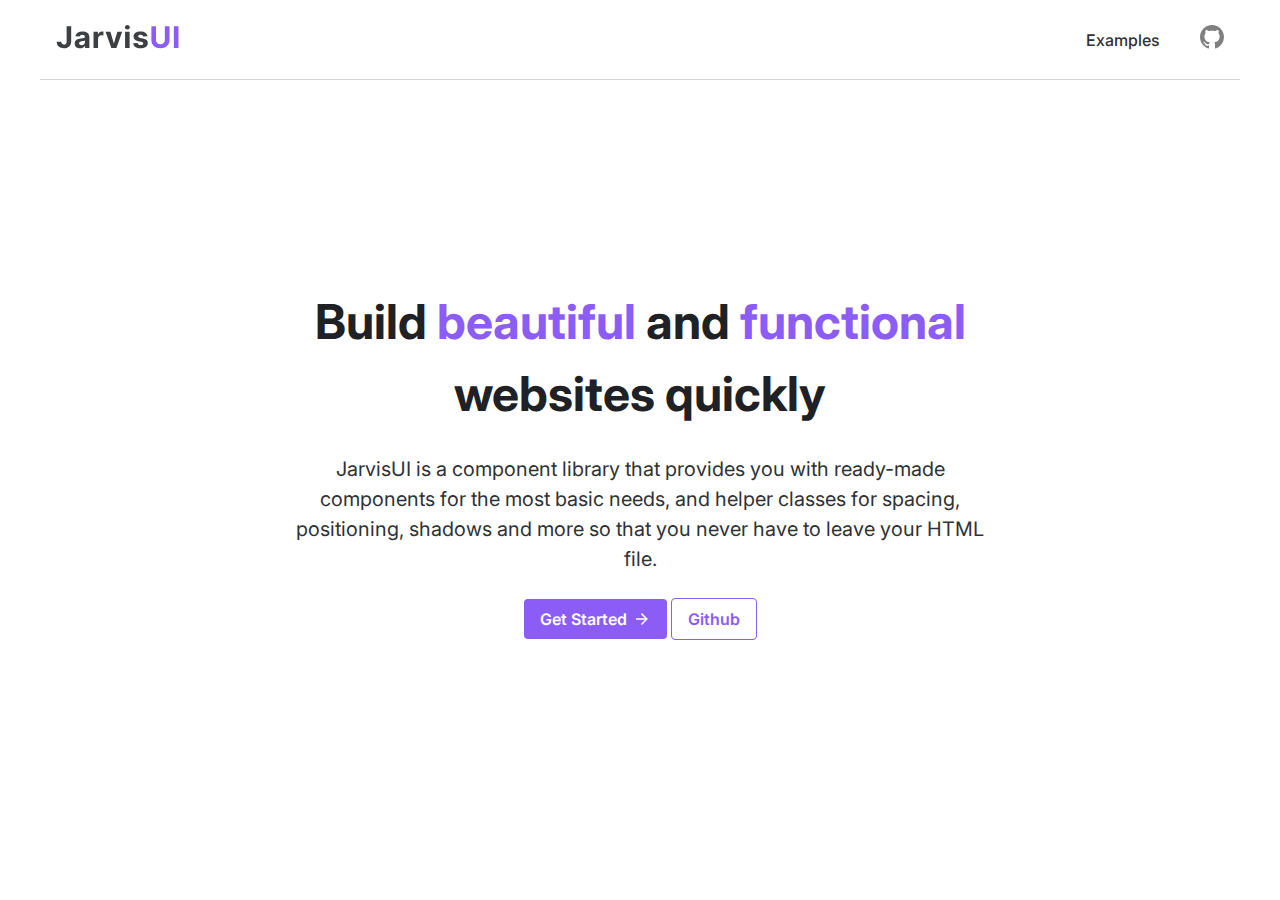
<file: index.html>
<!DOCTYPE html>
<html lang="en">
  <head>
    <meta charset="UTF-8" />
    <meta http-equiv="X-UA-Compatible" content="IE=edge" />
    <meta name="viewport" content="width=device-width, initial-scale=1.0" />
    <link rel="stylesheet" href="/components/helpers.css" />
    <link rel="stylesheet" href="/components/components.css" />
    <link rel="stylesheet" href="styles.css" />
    <title>Home Page | JarvisUI</title>
  </head>

  <body>
    <header>
      <div class="nav-container">
        <div class="logo">
          <a href="index.html">
            <img src="/images/jarvisUI.svg" alt="logo" />
          </a>
        </div>
        <div class="nav-links">
          <ul>
            <li><a href="/pages/examples.html">Examples</a></li>
            <li>
              <a href="https://github.com/tejpatelme/JarvisUI" target="_blank">
                <svg width="24px" height="24px" viewBox="0 0 16 16">
                  <path
                    fillRule="evenodd"
                    d="M8 0C3.58 0 0 3.58 0 8c0 3.54 2.29 6.53 5.47 7.59c.4.07.55-.17.55-.38c0-.19-.01-.82-.01-1.49c-2.01.37-2.53-.49-2.69-.94c-.09-.23-.48-.94-.82-1.13c-.28-.15-.68-.52-.01-.53c.63-.01 1.08.58 1.23.82c.72 1.21 1.87.87 2.33.66c.07-.52.28-.87.51-1.07c-1.78-.2-3.64-.89-3.64-3.95c0-.87.31-1.59.82-2.15c-.08-.2-.36-1.02.08-2.12c0 0 .67-.21 2.2.82c.64-.18 1.32-.27 2-.27c.68 0 1.36.09 2 .27c1.53-1.04 2.2-.82 2.2-.82c.44 1.1.16 1.92.08 2.12c.51.56.82 1.27.82 2.15c0 3.07-1.87 3.75-3.65 3.95c.29.25.54.73.54 1.48c0 1.07-.01 1.93-.01 2.2c0 .21.15.46.55.38A8.013 8.013 0 0 0 16 8c0-4.42-3.58-8-8-8z"
                    fill="gray"
                  ></path>
                </svg>
              </a>
            </li>
          </ul>
        </div>
      </div>
    </header>
    <main>
      <div class="main-container">
        <div class="main-content">
          <h1>
            Build <span>beautiful</span> and <span>functional</span> websites
            quickly
          </h1>
          <p>
            JarvisUI is a component library that provides you with ready-made
            components for the most basic needs, and helper classes for spacing,
            positioning, shadows and more so that you never have to leave your
            HTML file.
          </p>
          <div class="cta-buttons">
            <a href="/pages/gettingstarted.html">
              <button class="btn btn-lg btn-icon-leading">
                Get Started
                <span>
                  <svg
                    xmlns="http://www.w3.org/2000/svg"
                    xmlns:xlink="http://www.w3.org/1999/xlink"
                    aria-hidden="true"
                    role="img"
                    class="iconify iconify--mdi"
                    width="32"
                    height="32"
                    preserveAspectRatio="xMidYMid meet"
                    viewBox="0 0 24 24"
                  >
                    <path
                      d="M4 11v2h12l-5.5 5.5l1.42 1.42L19.84 12l-7.92-7.92L10.5 5.5L16 11H4z"
                      fill="currentColor"
                    ></path>
                  </svg>
                </span>
              </button>
            </a>
            <a href="https://github.com/tejpatelme/JarvisUI" target="_blank">
              <button class="btn btn-lg btn-secondary">Github</button>
            </a>
          </div>
        </div>
      </div>
    </main>
  </body>
</html>
</file>
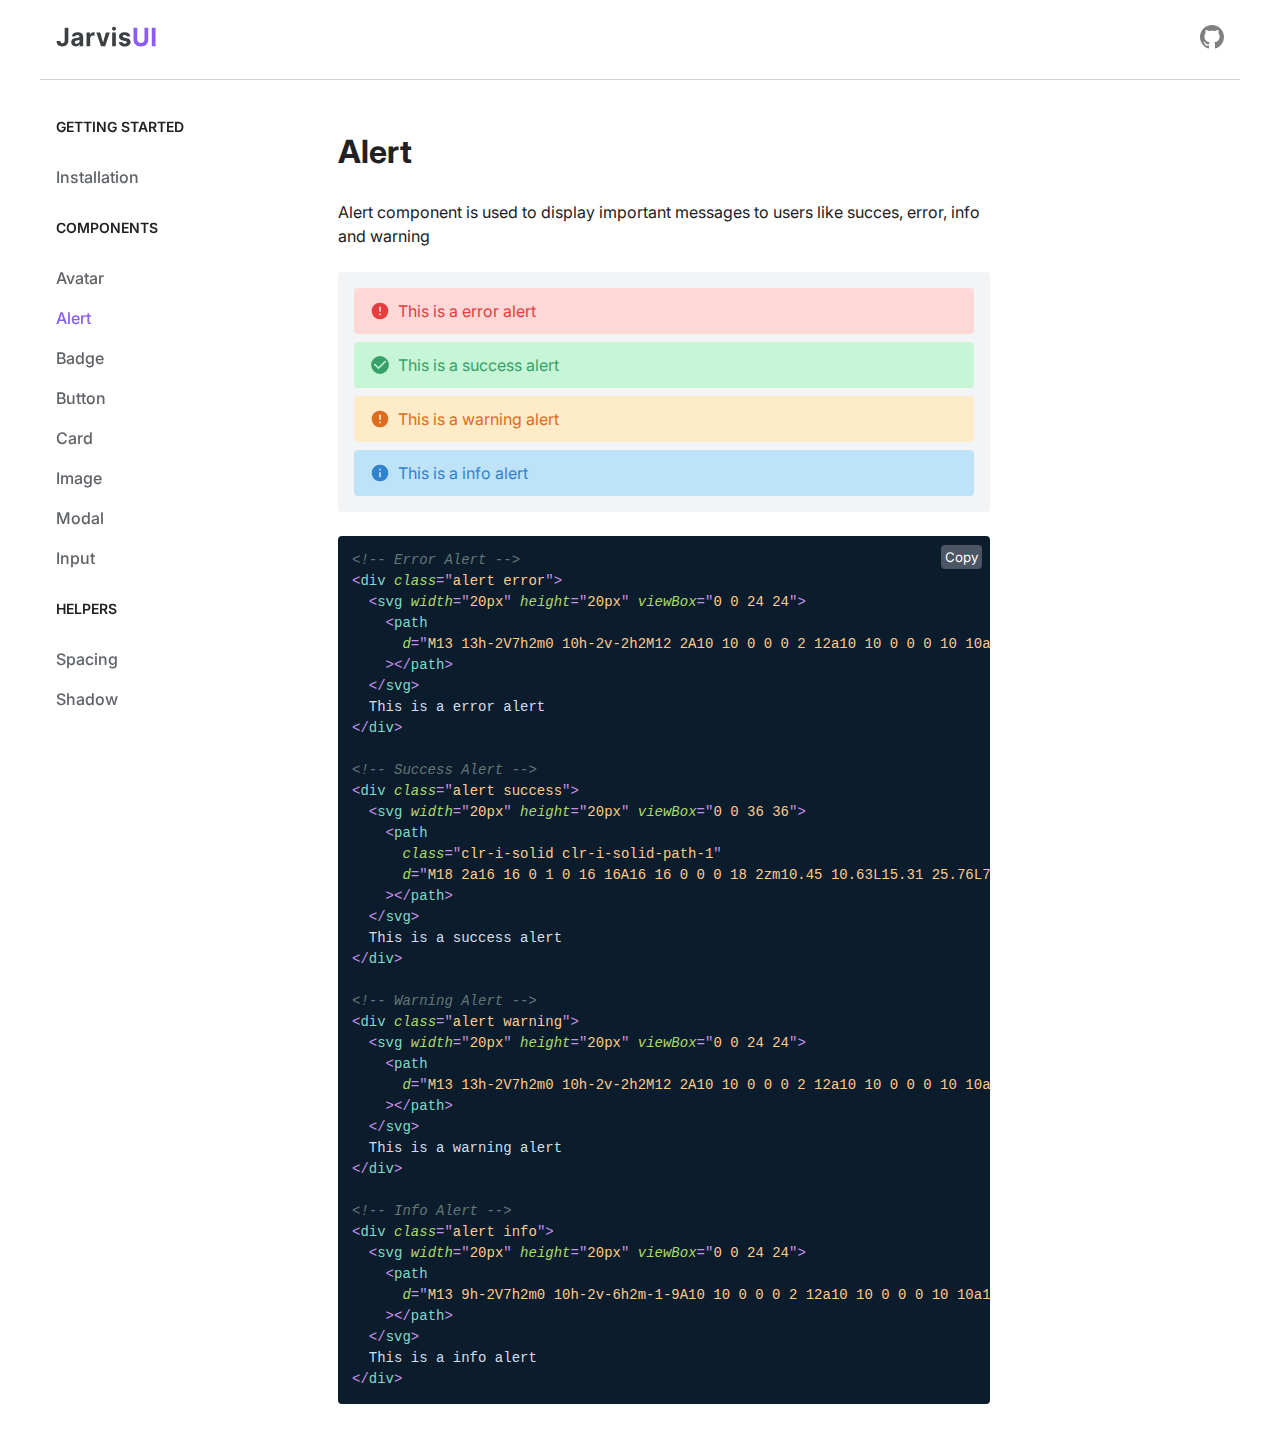
<file: pages/alert.html>
<!DOCTYPE html>
<html lang="en">
  <head>
    <meta charset="UTF-8" />
    <meta http-equiv="X-UA-Compatible" content="IE=edge" />
    <meta name="viewport" content="width=device-width, initial-scale=1.0" />
    <link rel="stylesheet" href="/components/components.css" />
    <link rel="stylesheet" href="/prism-dark.css" />
    <link rel="stylesheet" href="/styles.css" />
    <title>Alert | JarvisUI</title>
  </head>

  <body>
    <header class="top-navigation">
      <div class="nav-container">
        <div class="logo">
          <a href="/index.html">
            <img width="100px" src="/images/jarvisUI.svg" alt="logo" />
          </a>
        </div>
        <a href="https://github.com/tejpatelme/JarvisUI" target="_blank">
          <div class="nav-links">
            <svg width="24px" height="24px" viewBox="0 0 16 16">
              <path
                fillRule="evenodd"
                d="M8 0C3.58 0 0 3.58 0 8c0 3.54 2.29 6.53 5.47 7.59c.4.07.55-.17.55-.38c0-.19-.01-.82-.01-1.49c-2.01.37-2.53-.49-2.69-.94c-.09-.23-.48-.94-.82-1.13c-.28-.15-.68-.52-.01-.53c.63-.01 1.08.58 1.23.82c.72 1.21 1.87.87 2.33.66c.07-.52.28-.87.51-1.07c-1.78-.2-3.64-.89-3.64-3.95c0-.87.31-1.59.82-2.15c-.08-.2-.36-1.02.08-2.12c0 0 .67-.21 2.2.82c.64-.18 1.32-.27 2-.27c.68 0 1.36.09 2 .27c1.53-1.04 2.2-.82 2.2-.82c.44 1.1.16 1.92.08 2.12c.51.56.82 1.27.82 2.15c0 3.07-1.87 3.75-3.65 3.95c.29.25.54.73.54 1.48c0 1.07-.01 1.93-.01 2.2c0 .21.15.46.55.38A8.013 8.013 0 0 0 16 8c0-4.42-3.58-8-8-8z"
                fill="gray"
              ></path>
            </svg>
          </div>
        </a>
      </div>
    </header>

    <main class="container">
      <div class="sidebar">
        <h4 class="nav-header">getting started</h4>
        <ul>
          <li>
            <a class="nav-link" href="/pages/gettingstarted.html"
              >Installation</a
            >
          </li>
        </ul>
        <h4 class="nav-header">components</h4>
        <ul>
          <li><a class="nav-link" href="/pages/avatar.html">Avatar</a></li>
          <li><a class="nav-link active" href="/pages/alert.html">Alert</a></li>
          <li><a class="nav-link" href="/pages/badge.html">Badge</a></li>
          <li><a class="nav-link" href="/pages/buttons.html">Button</a></li>
          <li><a class="nav-link" href="/pages/card.html">Card</a></li>
          <li><a class="nav-link" href="/pages/image.html">Image</a></li>
          <li><a class="nav-link" href="/pages/modal.html">Modal</a></li>
          <li><a class="nav-link" href="/pages/input.html">Input</a></li>
          <h4 class="nav-header">helpers</h4>
          <ul>
            <li><a class="nav-link" href="/pages/spacing.html">Spacing</a></li>
            <li><a class="nav-link" href="/pages/shadow.html">Shadow</a></li>
          </ul>
        </ul>
      </div>

      <div class="content-main">
        <h1>Alert</h1>
        <p>
          Alert component is used to display important messages to users like
          succes, error, info and warning
        </p>
        <div class="showcase-box">
          <div class="alert error mb-2">
            <svg width="20px" height="20px" viewBox="0 0 24 24">
              <path
                d="M13 13h-2V7h2m0 10h-2v-2h2M12 2A10 10 0 0 0 2 12a10 10 0 0 0 10 10a10 10 0 0 0 10-10A10 10 0 0 0 12 2z"
              ></path>
            </svg>
            This is a error alert
          </div>

          <!-- Success Alert -->
          <div class="alert success mb-2">
            <svg width="20px" height="20px" viewBox="0 0 36 36">
              <path
                class="clr-i-solid clr-i-solid-path-1"
                d="M18 2a16 16 0 1 0 16 16A16 16 0 0 0 18 2zm10.45 10.63L15.31 25.76L7.55 18a1.4 1.4 0 0 1 2-2l5.78 5.78l11.14-11.13a1.4 1.4 0 1 1 2 2z"
              ></path>
            </svg>
            This is a success alert
          </div>

          <!-- Warning Alert -->
          <div class="alert warning mb-2">
            <svg width="20px" height="20px" viewBox="0 0 24 24">
              <path
                d="M13 13h-2V7h2m0 10h-2v-2h2M12 2A10 10 0 0 0 2 12a10 10 0 0 0 10 10a10 10 0 0 0 10-10A10 10 0 0 0 12 2z"
              ></path>
            </svg>
            This is a warning alert
          </div>

          <!-- Info Alert -->
          <div class="alert info">
            <svg width="20px" height="20px" viewBox="0 0 24 24">
              <path
                d="M13 9h-2V7h2m0 10h-2v-6h2m-1-9A10 10 0 0 0 2 12a10 10 0 0 0 10 10a10 10 0 0 0 10-10A10 10 0 0 0 12 2z"
              ></path>
            </svg>
            This is a info alert
          </div>
        </div>

        <pre>
          <code class="language-html">
            &lt!-- Error Alert -->
            &ltdiv class="alert error">
              &ltsvg width="20px" height="20px" viewBox="0 0 24 24">
                &ltpath
                  d="M13 13h-2V7h2m0 10h-2v-2h2M12 2A10 10 0 0 0 2 12a10 10 0 0 0 10 10a10 10 0 0 0 10-10A10 10 0 0 0 12 2z"
                >&lt/path>
              &lt/svg>
              This is a error alert
            &lt/div>
            
            &lt!-- Success Alert -->
            &ltdiv class="alert success">
              &ltsvg width="20px" height="20px" viewBox="0 0 36 36">
                &ltpath
                  class="clr-i-solid clr-i-solid-path-1"
                  d="M18 2a16 16 0 1 0 16 16A16 16 0 0 0 18 2zm10.45 10.63L15.31 25.76L7.55 18a1.4 1.4 0 0 1 2-2l5.78 5.78l11.14-11.13a1.4 1.4 0 1 1 2 2z"
                >&lt/path>
              &lt/svg>
              This is a success alert
            &lt/div>
            
            &lt!-- Warning Alert -->
            &ltdiv class="alert warning">
              &ltsvg width="20px" height="20px" viewBox="0 0 24 24">
                &ltpath
                  d="M13 13h-2V7h2m0 10h-2v-2h2M12 2A10 10 0 0 0 2 12a10 10 0 0 0 10 10a10 10 0 0 0 10-10A10 10 0 0 0 12 2z"
                >&lt/path>
              &lt/svg>
              This is a warning alert
            &lt/div>
            
            &lt!-- Info Alert -->
            &ltdiv class="alert info">
              &ltsvg width="20px" height="20px" viewBox="0 0 24 24">
                &ltpath
                  d="M13 9h-2V7h2m0 10h-2v-6h2m-1-9A10 10 0 0 0 2 12a10 10 0 0 0 10 10a10 10 0 0 0 10-10A10 10 0 0 0 12 2z"
                >&lt/path>
              &lt/svg>
              This is a info alert
            &lt/div>
          </code>
        </pre>
      </div>
    </main>

    <button class="menu-button">
      <svg width="1.2rem" height="1.2rem" viewBox="0 0 24 24">
        <path d="M3 6h18v2H3V6m0 5h18v2H3v-2m0 5h18v2H3v-2z"></path>
      </svg>
    </button>

    <script src="/script.js" type="text/javascript"></script>
    <script src="/prism.js"></script>
  </body>
</html>
</file>
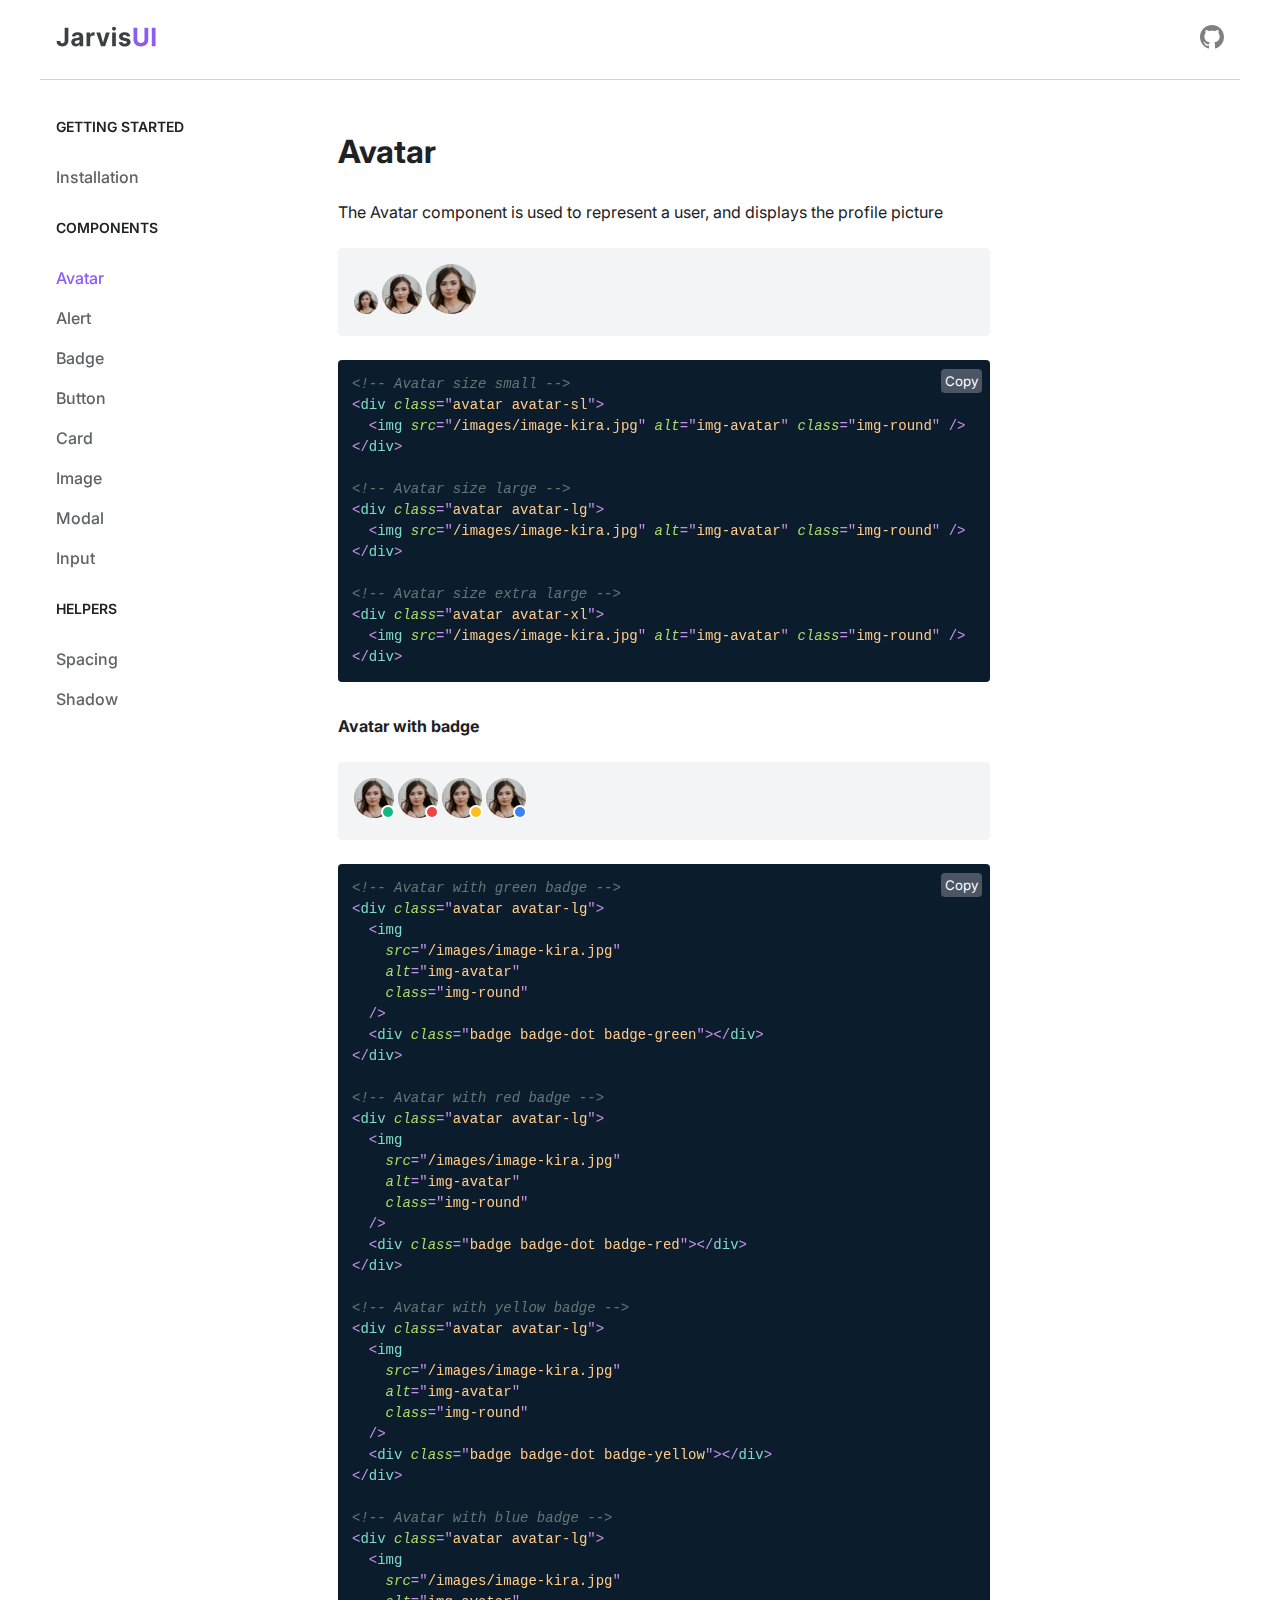
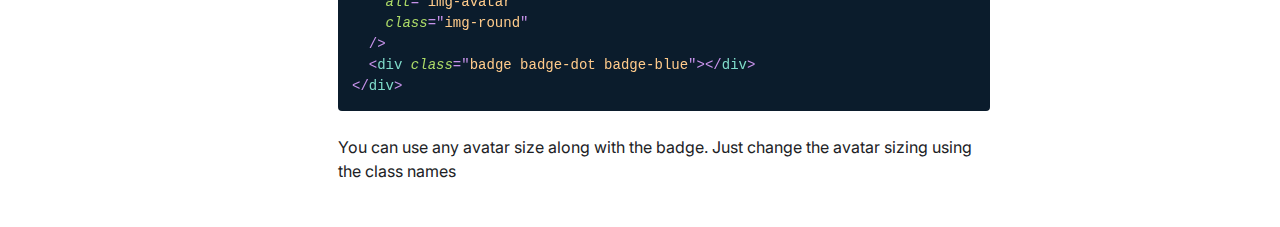
<file: pages/avatar.html>
<!DOCTYPE html>
<html lang="en">
  <head>
    <meta charset="UTF-8" />
    <meta http-equiv="X-UA-Compatible" content="IE=edge" />
    <meta name="viewport" content="width=device-width, initial-scale=1.0" />
    <link rel="stylesheet" href="/components/components.css" />
    <link rel="stylesheet" href="/prism-dark.css" />
    <link rel="stylesheet" href="/styles.css" />
    <title>Avatar | JarvisUI</title>
  </head>

  <body>
    <header class="top-navigation">
      <div class="nav-container">
        <div class="logo">
          <a href="/index.html">
            <img width="100px" src="/images/jarvisUI.svg" alt="logo" />
          </a>
        </div>
        <a href="https://github.com/tejpatelme/JarvisUI" target="_blank">
          <div class="nav-links">
            <svg width="24px" height="24px" viewBox="0 0 16 16">
              <path
                fillRule="evenodd"
                d="M8 0C3.58 0 0 3.58 0 8c0 3.54 2.29 6.53 5.47 7.59c.4.07.55-.17.55-.38c0-.19-.01-.82-.01-1.49c-2.01.37-2.53-.49-2.69-.94c-.09-.23-.48-.94-.82-1.13c-.28-.15-.68-.52-.01-.53c.63-.01 1.08.58 1.23.82c.72 1.21 1.87.87 2.33.66c.07-.52.28-.87.51-1.07c-1.78-.2-3.64-.89-3.64-3.95c0-.87.31-1.59.82-2.15c-.08-.2-.36-1.02.08-2.12c0 0 .67-.21 2.2.82c.64-.18 1.32-.27 2-.27c.68 0 1.36.09 2 .27c1.53-1.04 2.2-.82 2.2-.82c.44 1.1.16 1.92.08 2.12c.51.56.82 1.27.82 2.15c0 3.07-1.87 3.75-3.65 3.95c.29.25.54.73.54 1.48c0 1.07-.01 1.93-.01 2.2c0 .21.15.46.55.38A8.013 8.013 0 0 0 16 8c0-4.42-3.58-8-8-8z"
                fill="gray"
              ></path>
            </svg>
          </div>
        </a>
      </div>
    </header>

    <main class="container">
      <div class="sidebar">
        <h4 class="nav-header">getting started</h4>
        <ul>
          <li>
            <a class="nav-link" href="/pages/gettingstarted.html"
              >Installation</a
            >
          </li>
        </ul>
        <h4 class="nav-header">components</h4>
        <ul>
          <li>
            <a class="nav-link active" href="/pages/avatar.html">Avatar</a>
          </li>
          <li><a class="nav-link" href="/pages/alert.html">Alert</a></li>
          <li><a class="nav-link" href="/pages/badge.html">Badge</a></li>
          <li><a class="nav-link" href="/pages/buttons.html">Button</a></li>
          <li><a class="nav-link" href="/pages/card.html">Card</a></li>
          <li><a class="nav-link" href="/pages/image.html">Image</a></li>
          <li><a class="nav-link" href="/pages/modal.html">Modal</a></li>
          <li><a class="nav-link" href="/pages/input.html">Input</a></li>
          <h4 class="nav-header">helpers</h4>
          <ul>
            <li><a class="nav-link" href="/pages/spacing.html">Spacing</a></li>
            <li><a class="nav-link" href="/pages/shadow.html">Shadow</a></li>
          </ul>
        </ul>
      </div>
      <div class="content-main">
        <h1>Avatar</h1>
        <p>
          The Avatar component is used to represent a user, and displays the
          profile picture
        </p>
        <div class="showcase-box">
          <div class="avatar avatar-sl">
            <img
              src="/images/image-kira.jpg"
              alt="img-avatar"
              class="img-round"
            />
          </div>
          <div class="avatar avatar-lg">
            <img
              src="/images/image-kira.jpg"
              alt="img-avatar"
              class="img-round"
            />
          </div>
          <div class="avatar avatar-xl">
            <img
              src="/images/image-kira.jpg"
              alt="img-avatar"
              class="img-round"
            />
          </div>
        </div>

        <pre>
          <code class="language-html">
            &lt!-- Avatar size small -->
            &ltdiv class="avatar avatar-sl"&gt
              &ltimg src="/images/image-kira.jpg" alt="img-avatar" class="img-round" /&gt
            &lt/div&gt

            &lt!-- Avatar size large -->
            &ltdiv class="avatar avatar-lg"&gt
              &ltimg src="/images/image-kira.jpg" alt="img-avatar" class="img-round" /&gt
            &lt/div&gt

            &lt!-- Avatar size extra large -->
            &ltdiv class="avatar avatar-xl"&gt
              &ltimg src="/images/image-kira.jpg" alt="img-avatar" class="img-round" /&gt
            &lt/div&gt
          </code>
        </pre>

        <h4 class="mt-5">Avatar with badge</h4>
        <div class="showcase-box">
          <div class="avatar avatar-lg">
            <img
              src="/images/image-kira.jpg"
              alt="img-avatar"
              class="img-round"
            />
            <div class="badge badge-dot badge-green"></div>
          </div>

          <div class="avatar avatar-lg">
            <img
              src="/images/image-kira.jpg"
              alt="img-avatar"
              class="img-round"
            />
            <div class="badge badge-dot badge-red"></div>
          </div>

          <div class="avatar avatar-lg">
            <img
              src="/images/image-kira.jpg"
              alt="img-avatar"
              class="img-round"
            />
            <div class="badge badge-dot badge-yellow"></div>
          </div>

          <div class="avatar avatar-lg">
            <img
              src="/images/image-kira.jpg"
              alt="img-avatar"
              class="img-round"
            />
            <div class="badge badge-dot badge-blue"></div>
          </div>
        </div>

        <pre>
          <code class="language-html">
            &lt!-- Avatar with green badge -->
            &ltdiv class="avatar avatar-lg">
              &ltimg
                src="/images/image-kira.jpg"
                alt="img-avatar"
                class="img-round"
              />
              &ltdiv class="badge badge-dot badge-green">&lt/div>
            &lt/div>
            
            &lt!-- Avatar with red badge -->
            &ltdiv class="avatar avatar-lg">
              &ltimg
                src="/images/image-kira.jpg"
                alt="img-avatar"
                class="img-round"
              />
              &ltdiv class="badge badge-dot badge-red">&lt/div>
            &lt/div>
            
            &lt!-- Avatar with yellow badge -->
            &ltdiv class="avatar avatar-lg">
              &ltimg
                src="/images/image-kira.jpg"
                alt="img-avatar"
                class="img-round"
              />
              &ltdiv class="badge badge-dot badge-yellow">&lt/div>
            &lt/div>

            &lt!-- Avatar with blue badge -->
            &ltdiv class="avatar avatar-lg">
              &ltimg
                src="/images/image-kira.jpg"
                alt="img-avatar"
                class="img-round"
              />
              &ltdiv class="badge badge-dot badge-blue">&lt/div>
            &lt/div>
          </code>
        </pre>
        <p class="mt-4">
          You can use any avatar size along with the badge. Just change the
          avatar sizing using the class names
        </p>
      </div>
    </main>

    <button class="menu-button">
      <svg width="1.2rem" height="1.2rem" viewBox="0 0 24 24">
        <path d="M3 6h18v2H3V6m0 5h18v2H3v-2m0 5h18v2H3v-2z"></path>
      </svg>
    </button>
    <script src="/script.js" type="text/javascript"></script>
    <script src="/prism.js"></script>
  </body>
</html>
</file>
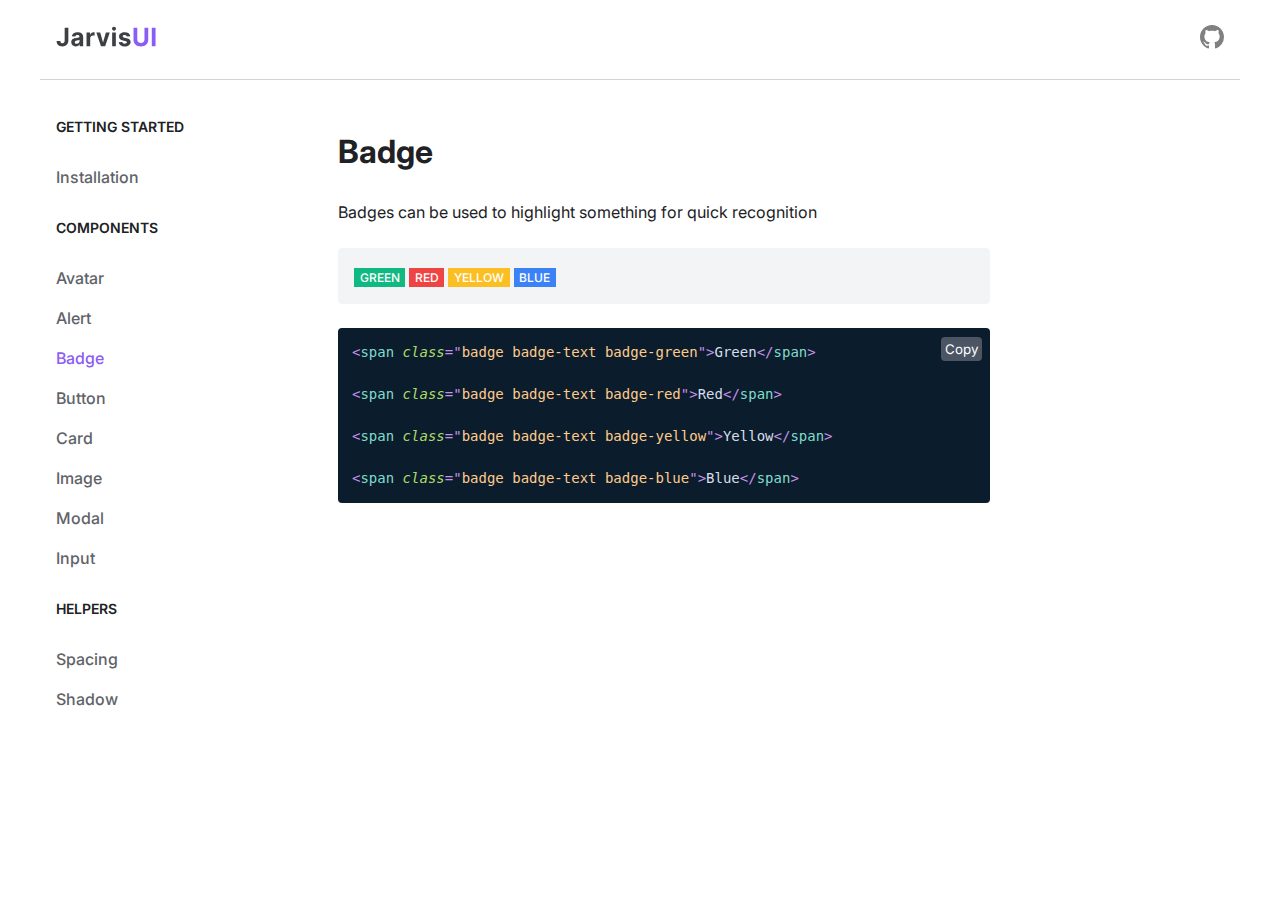
<file: pages/badge.html>
<!DOCTYPE html>
<html lang="en">
  <head>
    <meta charset="UTF-8" />
    <meta http-equiv="X-UA-Compatible" content="IE=edge" />
    <meta name="viewport" content="width=device-width, initial-scale=1.0" />
    <link rel="stylesheet" href="/components/components.css" />
    <link rel="stylesheet" href="/styles.css" />
    <link rel="stylesheet" href="/prism-dark.css" />
    <title>Badge | JarvisUI</title>
  </head>

  <body>
    <header class="top-navigation">
      <div class="nav-container">
        <div class="logo">
          <a href="/index.html">
            <img width="100px" src="/images/jarvisUI.svg" alt="logo" />
          </a>
        </div>
        <a href="https://github.com/tejpatelme/JarvisUI" target="_blank">
          <div class="nav-links">
            <svg width="24px" height="24px" viewBox="0 0 16 16">
              <path
                fillRule="evenodd"
                d="M8 0C3.58 0 0 3.58 0 8c0 3.54 2.29 6.53 5.47 7.59c.4.07.55-.17.55-.38c0-.19-.01-.82-.01-1.49c-2.01.37-2.53-.49-2.69-.94c-.09-.23-.48-.94-.82-1.13c-.28-.15-.68-.52-.01-.53c.63-.01 1.08.58 1.23.82c.72 1.21 1.87.87 2.33.66c.07-.52.28-.87.51-1.07c-1.78-.2-3.64-.89-3.64-3.95c0-.87.31-1.59.82-2.15c-.08-.2-.36-1.02.08-2.12c0 0 .67-.21 2.2.82c.64-.18 1.32-.27 2-.27c.68 0 1.36.09 2 .27c1.53-1.04 2.2-.82 2.2-.82c.44 1.1.16 1.92.08 2.12c.51.56.82 1.27.82 2.15c0 3.07-1.87 3.75-3.65 3.95c.29.25.54.73.54 1.48c0 1.07-.01 1.93-.01 2.2c0 .21.15.46.55.38A8.013 8.013 0 0 0 16 8c0-4.42-3.58-8-8-8z"
                fill="gray"
              ></path>
            </svg>
          </div>
        </a>
      </div>
    </header>

    <main class="container">
      <div class="sidebar">
        <h4 class="nav-header">getting started</h4>
        <ul>
          <li>
            <a class="nav-link" href="/pages/gettingstarted.html"
              >Installation</a
            >
          </li>
        </ul>
        <h4 class="nav-header">components</h4>
        <ul>
          <li><a class="nav-link" href="/pages/avatar.html">Avatar</a></li>
          <li><a class="nav-link" href="/pages/alert.html">Alert</a></li>
          <li><a class="nav-link active" href="/pages/badge.html">Badge</a></li>
          <li><a class="nav-link" href="/pages/buttons.html">Button</a></li>
          <li><a class="nav-link" href="/pages/card.html">Card</a></li>
          <li><a class="nav-link" href="/pages/image.html">Image</a></li>
          <li><a class="nav-link" href="/pages/modal.html">Modal</a></li>
          <li><a class="nav-link" href="/pages/input.html">Input</a></li>
          <h4 class="nav-header">helpers</h4>
          <ul>
            <li><a class="nav-link" href="/pages/spacing.html">Spacing</a></li>
            <li><a class="nav-link" href="/pages/shadow.html">Shadow</a></li>
          </ul>
        </ul>
      </div>

      <div class="content-main">
        <h1>Badge</h1>
        <p>Badges can be used to highlight something for quick recognition</p>
        <div class="showcase-box">
          <span class="badge badge-text badge-green">Green</span>
          <span class="badge badge-text badge-red">Red</span>
          <span class="badge badge-text badge-yellow">Yellow</span>
          <span class="badge badge-text badge-blue">Blue</span>
        </div>
        <pre>
            <code class="language-html"> 
              &ltspan class="badge badge-text badge-green">Green&lt/span>
  
              &ltspan class="badge badge-text badge-red">Red&lt/span>
              
              &ltspan class="badge badge-text badge-yellow">Yellow&lt/span>
              
              &ltspan class="badge badge-text badge-blue">Blue&lt/span>
            </code>
        </pre>
      </div>
    </main>

    <button class="menu-button">
      <svg width="1.2rem" height="1.2rem" viewBox="0 0 24 24">
        <path d="M3 6h18v2H3V6m0 5h18v2H3v-2m0 5h18v2H3v-2z"></path>
      </svg>
    </button>
    <script src="/script.js" type="text/javascript"></script>
    <script src="/prism.js"></script>
  </body>
</html>
</file>
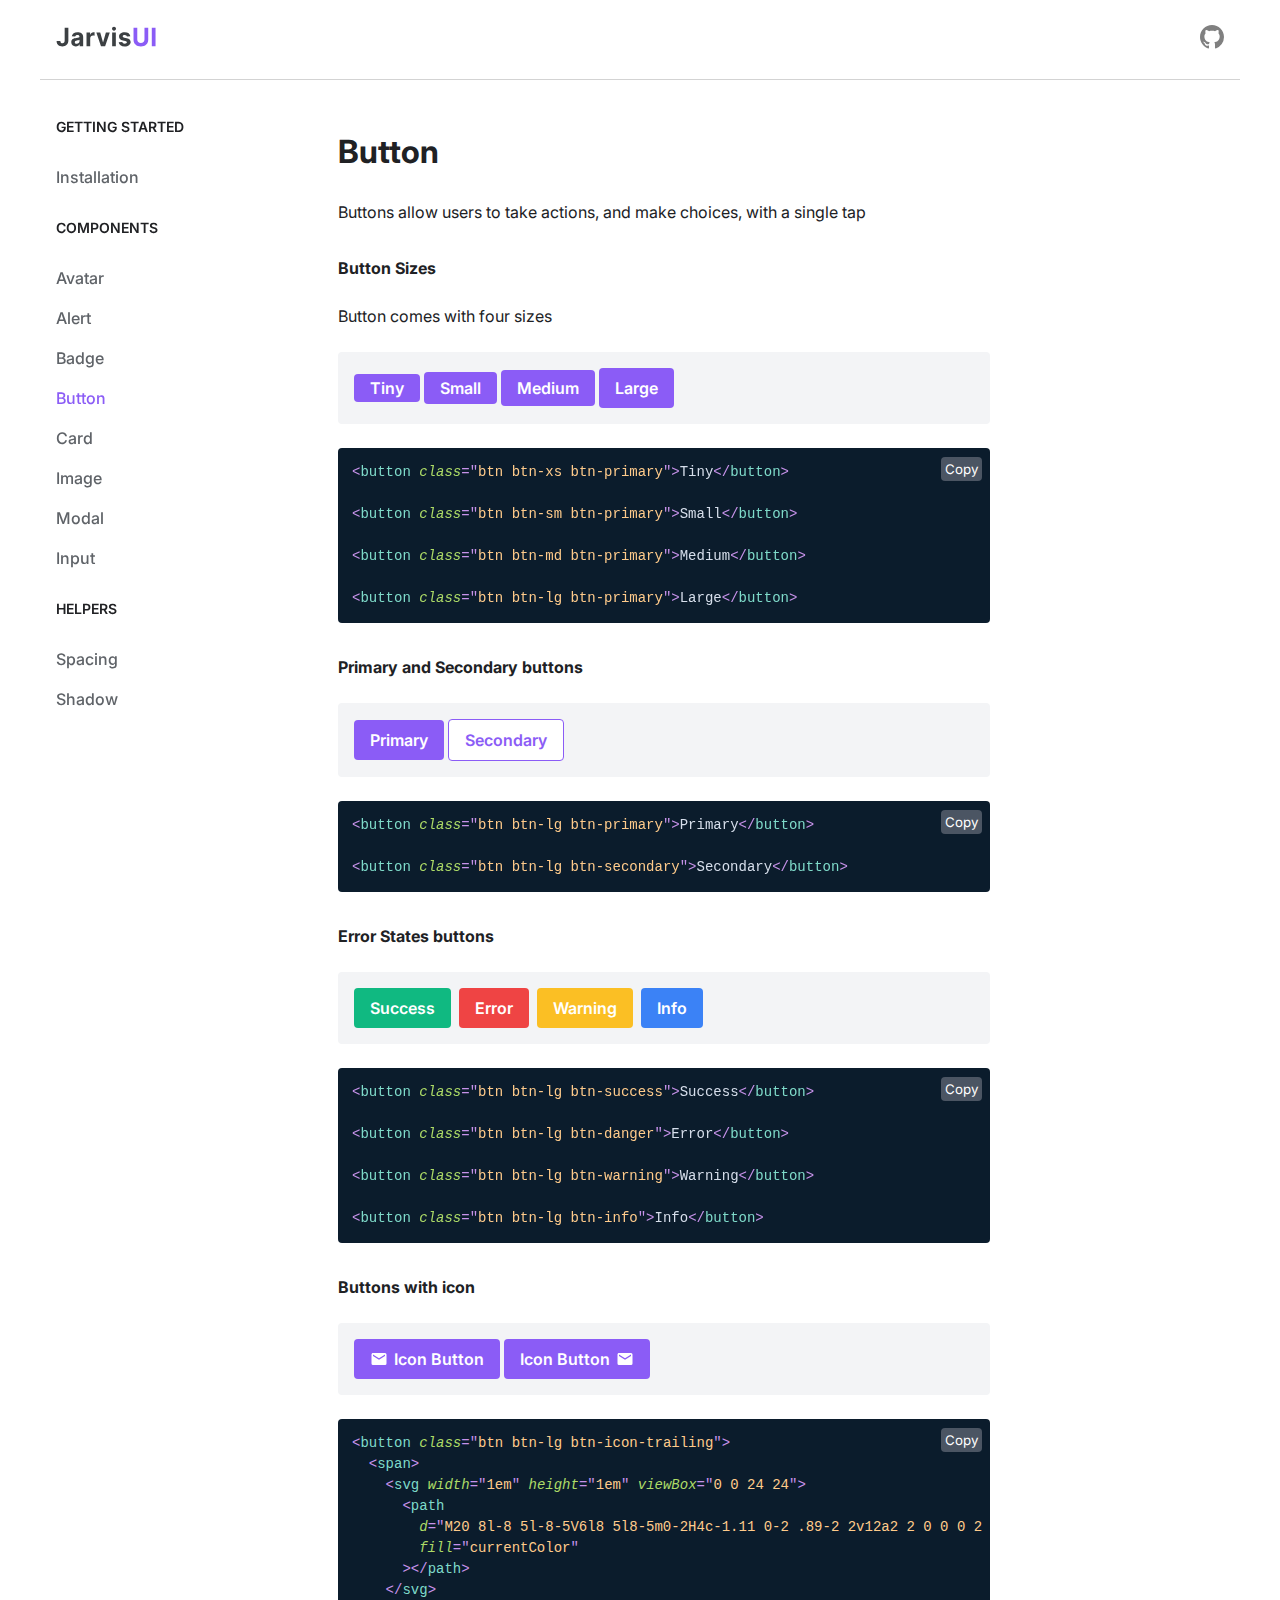
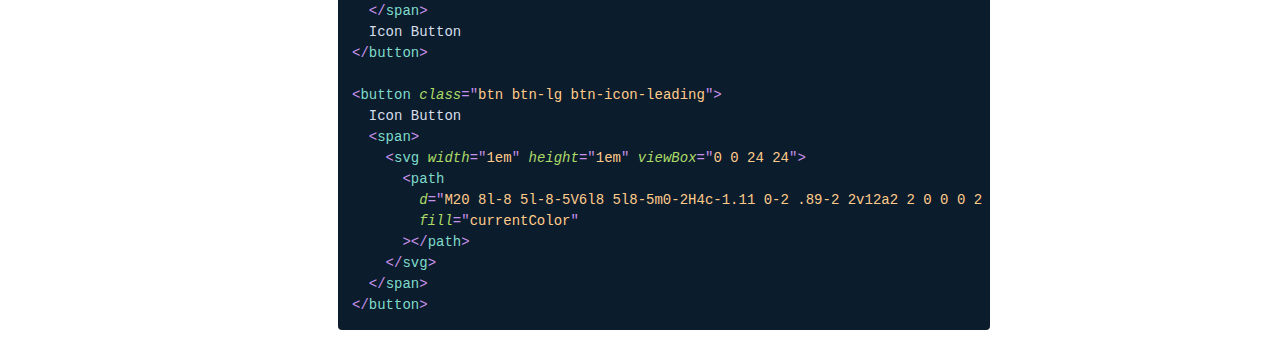
<file: pages/buttons.html>
<!DOCTYPE html>
<html lang="en">
  <head>
    <meta charset="UTF-8" />
    <meta http-equiv="X-UA-Compatible" content="IE=edge" />
    <meta name="viewport" content="width=device-width, initial-scale=1.0" />
    <link rel="stylesheet" href="/components/components.css" />
    <link rel="stylesheet" href="/styles.css" />
    <link rel="stylesheet" href="/prism-dark.css" />
    <title>Buttons | JarvisUI</title>
  </head>

  <body>
    <header class="top-navigation">
      <div class="nav-container">
        <div class="logo">
          <a href="/index.html">
            <img width="100px" src="/images/jarvisUI.svg" alt="logo" />
          </a>
        </div>
        <a href="https://github.com/tejpatelme/JarvisUI" target="_blank">
          <div class="nav-links">
            <svg width="24px" height="24px" viewBox="0 0 16 16">
              <path
                fillRule="evenodd"
                d="M8 0C3.58 0 0 3.58 0 8c0 3.54 2.29 6.53 5.47 7.59c.4.07.55-.17.55-.38c0-.19-.01-.82-.01-1.49c-2.01.37-2.53-.49-2.69-.94c-.09-.23-.48-.94-.82-1.13c-.28-.15-.68-.52-.01-.53c.63-.01 1.08.58 1.23.82c.72 1.21 1.87.87 2.33.66c.07-.52.28-.87.51-1.07c-1.78-.2-3.64-.89-3.64-3.95c0-.87.31-1.59.82-2.15c-.08-.2-.36-1.02.08-2.12c0 0 .67-.21 2.2.82c.64-.18 1.32-.27 2-.27c.68 0 1.36.09 2 .27c1.53-1.04 2.2-.82 2.2-.82c.44 1.1.16 1.92.08 2.12c.51.56.82 1.27.82 2.15c0 3.07-1.87 3.75-3.65 3.95c.29.25.54.73.54 1.48c0 1.07-.01 1.93-.01 2.2c0 .21.15.46.55.38A8.013 8.013 0 0 0 16 8c0-4.42-3.58-8-8-8z"
                fill="gray"
              ></path>
            </svg>
          </div>
        </a>
      </div>
    </header>

    <main class="container">
      <div class="sidebar">
        <h4 class="nav-header">getting started</h4>
        <ul>
          <li>
            <a class="nav-link" href="/pages/gettingstarted.html"
              >Installation</a
            >
          </li>
        </ul>
        <h4 class="nav-header">components</h4>
        <ul>
          <li><a class="nav-link" href="/pages/avatar.html">Avatar</a></li>
          <li><a class="nav-link" href="/pages/alert.html">Alert</a></li>
          <li><a class="nav-link" href="/pages/badge.html">Badge</a></li>
          <li>
            <a class="nav-link active" href="/pages/buttons.html">Button</a>
          </li>
          <li><a class="nav-link" href="/pages/card.html">Card</a></li>
          <li><a class="nav-link" href="/pages/image.html">Image</a></li>
          <li><a class="nav-link" href="/pages/modal.html">Modal</a></li>
          <li><a class="nav-link" href="/pages/input.html">Input</a></li>
          <h4 class="nav-header">helpers</h4>
          <ul>
            <li><a class="nav-link" href="/pages/spacing.html">Spacing</a></li>
            <li><a class="nav-link" href="/pages/shadow.html">Shadow</a></li>
          </ul>
        </ul>
      </div>

      <div class="content-main">
        <h1>Button</h1>
        <p>
          Buttons allow users to take actions, and make choices, with a single
          tap
        </p>

        <h4 class="mt-5">Button Sizes</h4>
        <p>Button comes with four sizes</p>
        <div class="showcase-box">
          <button class="btn btn-xs btn-primary">Tiny</button>
          <button class="btn btn-sm btn-primary">Small</button>
          <button class="btn btn-md btn-primary">Medium</button>
          <button class="btn btn-lg btn-primary">Large</button>
        </div>

        <pre>
          <code class="language-html">
            &ltbutton class="btn btn-xs btn-primary">Tiny&lt/button>

            &ltbutton class="btn btn-sm btn-primary">Small&lt/button>

            &ltbutton class="btn btn-md btn-primary">Medium&lt/button>

            &ltbutton class="btn btn-lg btn-primary">Large&lt/button>
          </code>
        </pre>

        <h4 class="mt-5">Primary and Secondary buttons</h4>
        <div class="showcase-box">
          <button class="btn btn-lg btn-primary">Primary</button>

          <button class="btn btn-lg btn-secondary">Secondary</button>
        </div>

        <pre>
          <code class="language-html">
            &ltbutton class="btn btn-lg btn-primary">Primary&lt/button>
            
            &ltbutton class="btn btn-lg btn-secondary">Secondary&lt/button>
          </code>
        </pre>

        <h4 class="mt-5">Error States buttons</h4>
        <div class="showcase-box flex">
          <button class="btn btn-lg btn-success mr-2">Success</button>

          <button class="btn btn-lg btn-danger mr-2">Error</button>

          <button class="btn btn-lg btn-warning mr-2">Warning</button>

          <button class="btn btn-lg btn-info">Info</button>
        </div>

        <pre>
          <code class="language-html">
            &ltbutton class="btn btn-lg btn-success">Success&lt/button>
            
            &ltbutton class="btn btn-lg btn-danger">Error&lt/button>
            
            &ltbutton class="btn btn-lg btn-warning">Warning&lt/button>
            
            &ltbutton class="btn btn-lg btn-info">Info&lt/button>
          </code>
        </pre>

        <h4 class="mt-5">Buttons with icon</h4>

        <div class="showcase-box flex">
          <button class="btn btn-lg btn-icon-trailing mr-1">
            <span>
              <svg width="1em" height="1em" viewBox="0 0 24 24">
                <path
                  d="M20 8l-8 5l-8-5V6l8 5l8-5m0-2H4c-1.11 0-2 .89-2 2v12a2 2 0 0 0 2 2h16a2 2 0 0 0 2-2V6a2 2 0 0 0-2-2z"
                  fill="currentColor"
                ></path>
              </svg>
            </span>
            Icon Button
          </button>
          <button class="btn btn-lg btn-icon-leading">
            Icon Button
            <span>
              <svg width="1em" height="1em" viewBox="0 0 24 24">
                <path
                  d="M20 8l-8 5l-8-5V6l8 5l8-5m0-2H4c-1.11 0-2 .89-2 2v12a2 2 0 0 0 2 2h16a2 2 0 0 0 2-2V6a2 2 0 0 0-2-2z"
                  fill="currentColor"
                ></path>
              </svg>
            </span>
          </button>
        </div>

        <pre>
          <code class="language-html">
            &ltbutton class="btn btn-lg btn-icon-trailing">
              &ltspan>
                &ltsvg width="1em" height="1em" viewBox="0 0 24 24">
                  &ltpath
                    d="M20 8l-8 5l-8-5V6l8 5l8-5m0-2H4c-1.11 0-2 .89-2 2v12a2 2 0 0 0 2 2h16a2 2 0 0 0 2-2V6a2 2 0 0 0-2-2z"
                    fill="currentColor"
                  >&lt/path>
                &lt/svg>
              &lt/span>
              Icon Button
            &lt/button>
            
            &ltbutton class="btn btn-lg btn-icon-leading">
              Icon Button
              &ltspan>
                &ltsvg width="1em" height="1em" viewBox="0 0 24 24">
                  &ltpath
                    d="M20 8l-8 5l-8-5V6l8 5l8-5m0-2H4c-1.11 0-2 .89-2 2v12a2 2 0 0 0 2 2h16a2 2 0 0 0 2-2V6a2 2 0 0 0-2-2z"
                    fill="currentColor"
                  >&lt/path>
                &lt/svg>
              &lt/span>
            &lt/button>

          </code>
        </pre>
      </div>
    </main>

    <button class="menu-button">
      <svg width="1.2rem" height="1.2rem" viewBox="0 0 24 24">
        <path d="M3 6h18v2H3V6m0 5h18v2H3v-2m0 5h18v2H3v-2z"></path>
      </svg>
    </button>
    <script src="/script.js" type="text/javascript"></script>
    <script src="/prism.js"></script>
  </body>
</html>
</file>
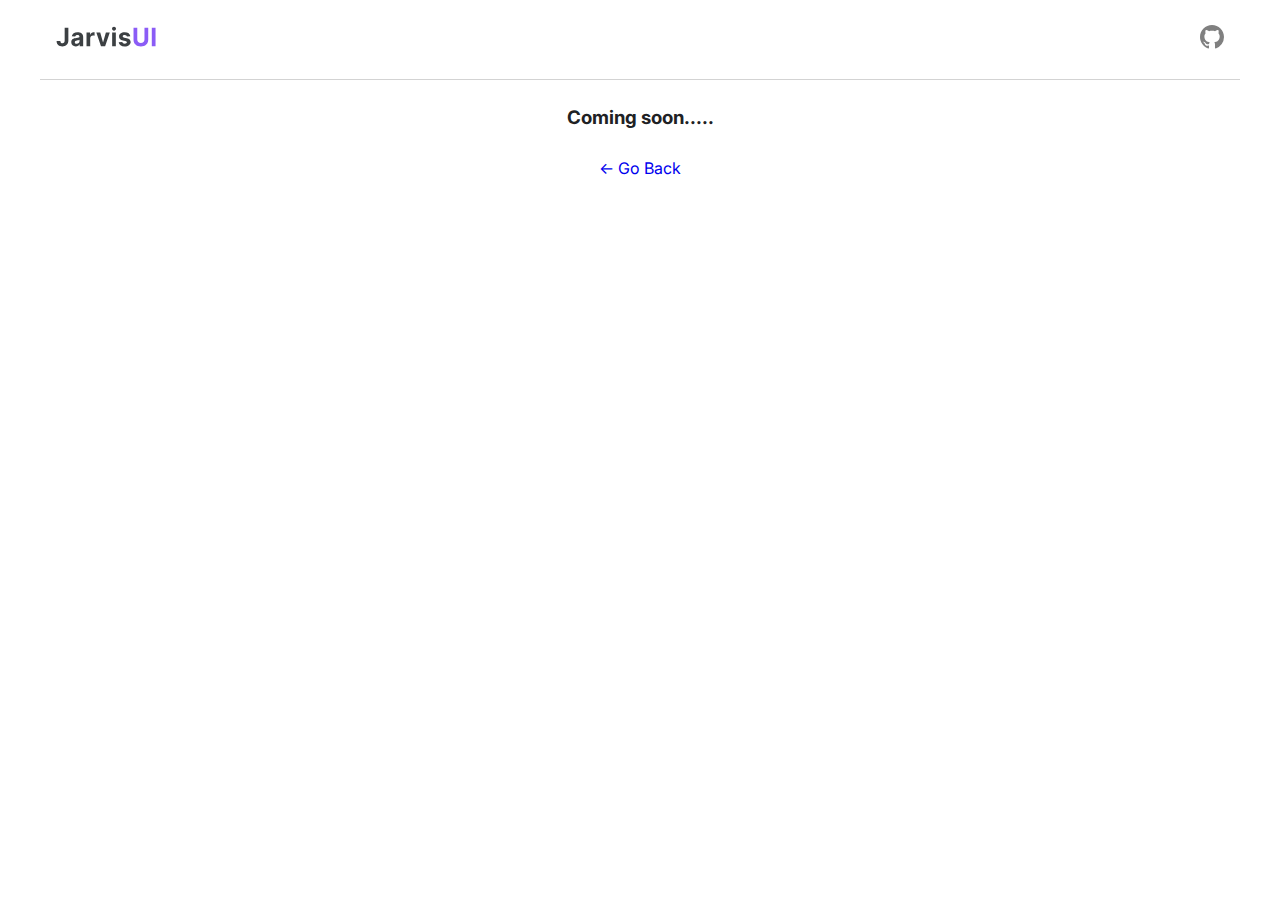
<file: pages/examples.html>
<!DOCTYPE html>
<html lang="en">
  <head>
    <meta charset="UTF-8" />
    <meta http-equiv="X-UA-Compatible" content="IE=edge" />
    <meta name="viewport" content="width=device-width, initial-scale=1.0" />
    <link rel="stylesheet" href="/components/components.css" />
    <link rel="stylesheet" href="/styles.css" />
    <title>Examples | JarvisUI</title>
  </head>

  <body>
    <header class="top-navigation">
      <div class="nav-container">
        <div class="logo">
          <a href="/index.html">
            <img width="100px" src="/images/jarvisUI.svg" alt="logo" />
          </a>
        </div>
        <a href="https://github.com/tejpatelme/JarvisUI" target="_blank">
          <div class="nav-links">
            <svg width="24px" height="24px" viewBox="0 0 16 16">
              <path
                fillRule="evenodd"
                d="M8 0C3.58 0 0 3.58 0 8c0 3.54 2.29 6.53 5.47 7.59c.4.07.55-.17.55-.38c0-.19-.01-.82-.01-1.49c-2.01.37-2.53-.49-2.69-.94c-.09-.23-.48-.94-.82-1.13c-.28-.15-.68-.52-.01-.53c.63-.01 1.08.58 1.23.82c.72 1.21 1.87.87 2.33.66c.07-.52.28-.87.51-1.07c-1.78-.2-3.64-.89-3.64-3.95c0-.87.31-1.59.82-2.15c-.08-.2-.36-1.02.08-2.12c0 0 .67-.21 2.2.82c.64-.18 1.32-.27 2-.27c.68 0 1.36.09 2 .27c1.53-1.04 2.2-.82 2.2-.82c.44 1.1.16 1.92.08 2.12c.51.56.82 1.27.82 2.15c0 3.07-1.87 3.75-3.65 3.95c.29.25.54.73.54 1.48c0 1.07-.01 1.93-.01 2.2c0 .21.15.46.55.38A8.013 8.013 0 0 0 16 8c0-4.42-3.58-8-8-8z"
                fill="gray"
              ></path>
            </svg>
          </div>
        </a>
      </div>
    </header>

    <div class="text-center mt-4">
      <h3>Coming soon.....</h3>
      <br />
      <a href="/index.html"><- Go Back</a>
    </div>

    <script src="/script.js" type="text/javascript"></script>
  </body>
</html>
</file>
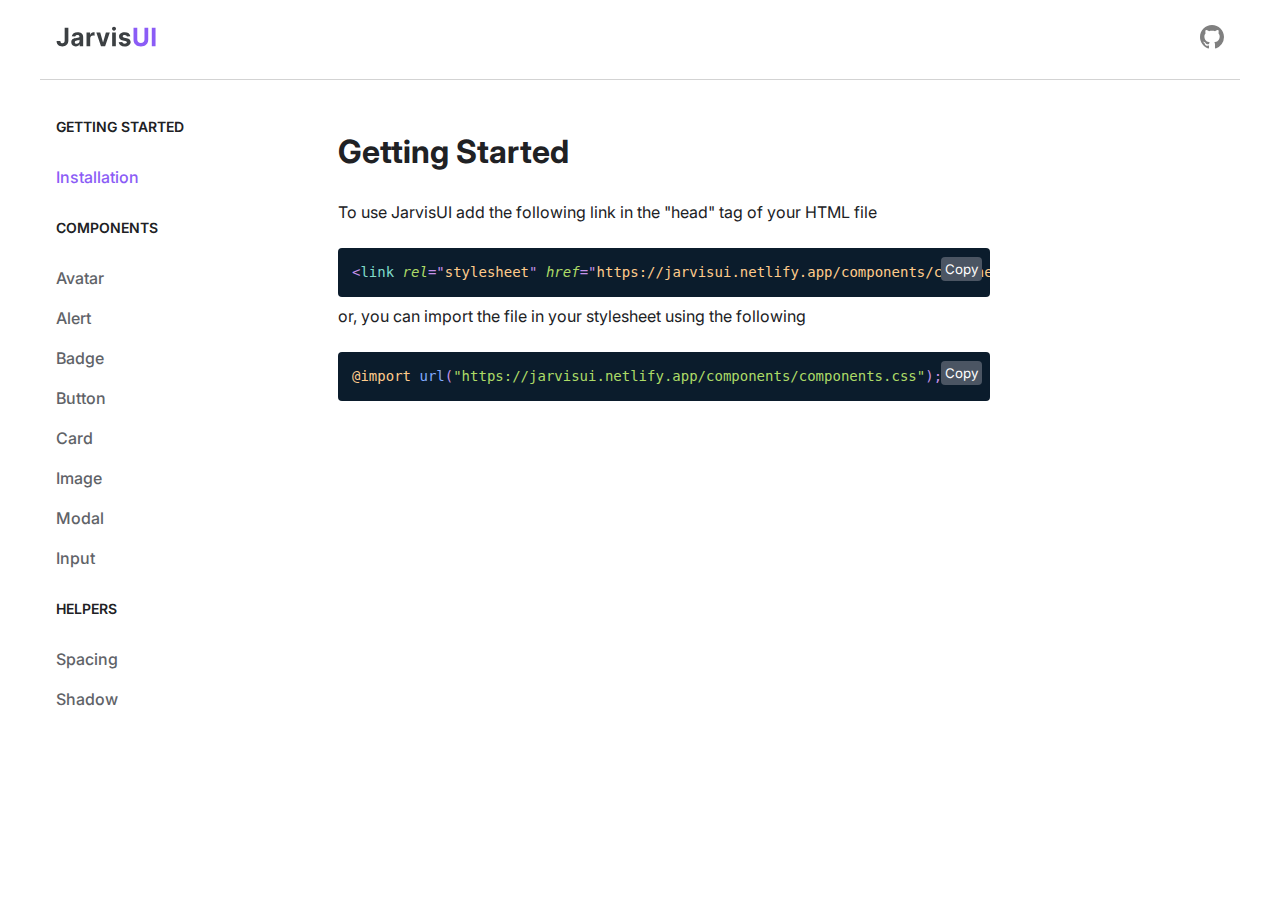
<file: pages/gettingstarted.html>
<!DOCTYPE html>
<html lang="en">
  <head>
    <meta charset="UTF-8" />
    <meta http-equiv="X-UA-Compatible" content="IE=edge" />
    <meta name="viewport" content="width=device-width, initial-scale=1.0" />
    <link rel="stylesheet" href="/components/components.css" />
    <link rel="stylesheet" href="/styles.css" />
    <link rel="stylesheet" href="/prism-dark.css" />
    <title>Gettings Started | JarvisUI</title>
  </head>

  <body>
    <header class="top-navigation">
      <div class="nav-container">
        <div class="logo">
          <a href="/index.html">
            <img width="100px" src="/images/jarvisUI.svg" alt="logo">
          </a>
        </div>
        <a href="https://github.com/tejpatelme/JarvisUI" target="_blank">
          <div class="nav-links">
            <svg width="24px" height="24px" viewBox="0 0 16 16"><path fillRule="evenodd" d="M8 0C3.58 0 0 3.58 0 8c0 3.54 2.29 6.53 5.47 7.59c.4.07.55-.17.55-.38c0-.19-.01-.82-.01-1.49c-2.01.37-2.53-.49-2.69-.94c-.09-.23-.48-.94-.82-1.13c-.28-.15-.68-.52-.01-.53c.63-.01 1.08.58 1.23.82c.72 1.21 1.87.87 2.33.66c.07-.52.28-.87.51-1.07c-1.78-.2-3.64-.89-3.64-3.95c0-.87.31-1.59.82-2.15c-.08-.2-.36-1.02.08-2.12c0 0 .67-.21 2.2.82c.64-.18 1.32-.27 2-.27c.68 0 1.36.09 2 .27c1.53-1.04 2.2-.82 2.2-.82c.44 1.1.16 1.92.08 2.12c.51.56.82 1.27.82 2.15c0 3.07-1.87 3.75-3.65 3.95c.29.25.54.73.54 1.48c0 1.07-.01 1.93-.01 2.2c0 .21.15.46.55.38A8.013 8.013 0 0 0 16 8c0-4.42-3.58-8-8-8z" fill="gray"></path></svg>
          </div>
        </a>
      </div>
    </header>

    <main class="container">
      <div class="sidebar">
        <h4 class="nav-header">getting started</h4>
        <ul>
          <li>
            <a class="nav-link active" href="/pages/gettingstarted.html"
              >Installation</a
            >
          </li>
        </ul>
        <h4 class="nav-header">components</h4>
        <ul>
          <li><a class="nav-link" href="/pages/avatar.html">Avatar</a></li>
          <li><a class="nav-link" href="/pages/alert.html">Alert</a></li>
          <li><a class="nav-link" href="/pages/badge.html">Badge</a></li>
          <li><a class="nav-link" href="/pages/buttons.html">Button</a></li>
          <li><a class="nav-link" href="/pages/card.html">Card</a></li>
          <li><a class="nav-link" href="/pages/image.html">Image</a></li>
          <li><a class="nav-link" href="/pages/modal.html">Modal</a></li>
          <li><a class="nav-link" href="/pages/input.html">Input</a></li>
          <h4 class="nav-header">helpers</h4>
          <ul>
            <li><a class="nav-link" href="/pages/spacing.html">Spacing</a></li>
            <li><a class="nav-link" href="/pages/shadow.html">Shadow</a></li>
          </ul>
        </ul>
      </div>
      
      <div class="content-main">
        <h1>Getting Started</h1>
        <p>To use JarvisUI add the following link in the "head" tag of your HTML file</p>

        <pre>
          <code class="language-html">
            &ltlink rel="stylesheet" href="https://jarvisui.netlify.app/components/components.css">
          </code>
        </pre>
        
        <p>
          or, you can import the file in your stylesheet using the following
        </p>

        <pre>
          <code class="language-css">
            @import url("https://jarvisui.netlify.app/components/components.css");
          </code>
        </pre>
        </div>
      </div>
    </main>

    <button class="menu-button">
      <svg width="1.2rem" height="1.2rem" viewBox="0 0 24 24">
        <path d="M3 6h18v2H3V6m0 5h18v2H3v-2m0 5h18v2H3v-2z"></path>
      </svg>
    </button>
    
    <script src="/script.js" type="text/javascript"></script>
    <script src="/prism.js"></script>
  </body>
</html>
</file>
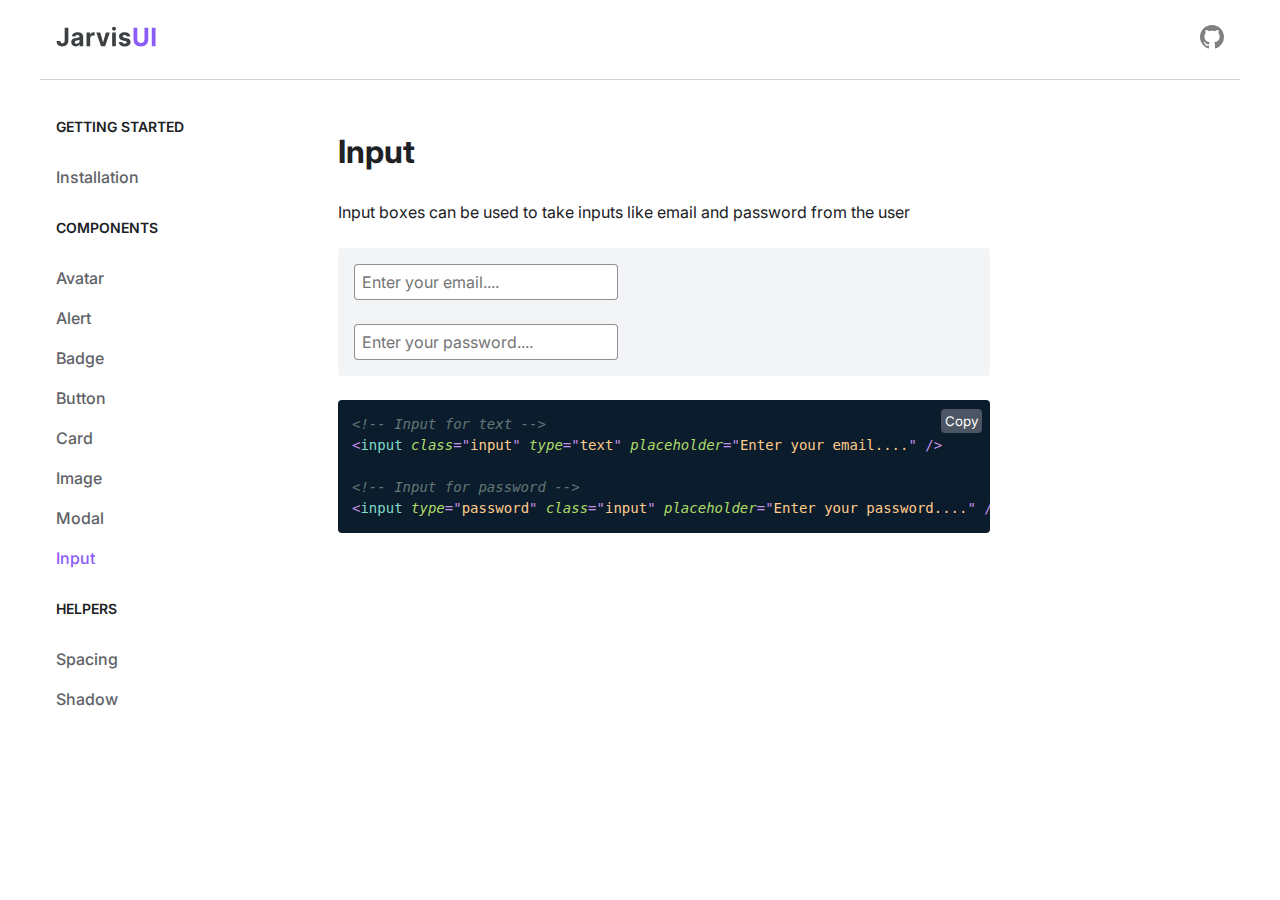
<file: pages/input.html>
<!DOCTYPE html>
<html lang="en">
  <head>
    <meta charset="UTF-8" />
    <meta http-equiv="X-UA-Compatible" content="IE=edge" />
    <meta name="viewport" content="width=device-width, initial-scale=1.0" />
    <link rel="stylesheet" href="/components/components.css" />
    <link rel="stylesheet" href="/styles.css" />
    <link rel="stylesheet" href="/prism-dark.css" />
    <title>Input | JarvisUI</title>
  </head>

  <body>
    <header class="top-navigation">
      <div class="nav-container">
        <div class="logo">
          <a href="/index.html">
            <img width="100px" src="/images/jarvisUI.svg" alt="logo">
          </a>
        </div>
        <a href="https://github.com/tejpatelme/JarvisUI" target="_blank">
          <div class="nav-links">
            <svg width="24px" height="24px" viewBox="0 0 16 16"><path fillRule="evenodd" d="M8 0C3.58 0 0 3.58 0 8c0 3.54 2.29 6.53 5.47 7.59c.4.07.55-.17.55-.38c0-.19-.01-.82-.01-1.49c-2.01.37-2.53-.49-2.69-.94c-.09-.23-.48-.94-.82-1.13c-.28-.15-.68-.52-.01-.53c.63-.01 1.08.58 1.23.82c.72 1.21 1.87.87 2.33.66c.07-.52.28-.87.51-1.07c-1.78-.2-3.64-.89-3.64-3.95c0-.87.31-1.59.82-2.15c-.08-.2-.36-1.02.08-2.12c0 0 .67-.21 2.2.82c.64-.18 1.32-.27 2-.27c.68 0 1.36.09 2 .27c1.53-1.04 2.2-.82 2.2-.82c.44 1.1.16 1.92.08 2.12c.51.56.82 1.27.82 2.15c0 3.07-1.87 3.75-3.65 3.95c.29.25.54.73.54 1.48c0 1.07-.01 1.93-.01 2.2c0 .21.15.46.55.38A8.013 8.013 0 0 0 16 8c0-4.42-3.58-8-8-8z" fill="gray"></path></svg>
          </div>
        </a>
      </div>
    </header>

    <main class="container">
      <div class="sidebar">
        <h4 class="nav-header">getting started</h4>
        <ul>
          <li>
            <a class="nav-link" href="/pages/gettingstarted.html"
              >Installation</a
            >
          </li>
        </ul>
        <h4 class="nav-header">components</h4>
        <ul>
          <li><a class="nav-link" href="/pages/avatar.html">Avatar</a></li>
          <li><a class="nav-link" href="/pages/alert.html">Alert</a></li>
          <li><a class="nav-link" href="/pages/badge.html">Badge</a></li>
          <li><a class="nav-link" href="/pages/buttons.html">Button</a></li>
          <li><a class="nav-link" href="/pages/card.html">Card</a></li>
          <li><a class="nav-link" href="/pages/image.html">Image</a></li>
          <li><a class="nav-link" href="/pages/modal.html">Modal</a></li>
          <li><a class="nav-link active" href="/pages/input.html">Input</a></li>
          <h4 class="nav-header">helpers</h4>
          <ul>
            <li><a class="nav-link" href="/pages/spacing.html">Spacing</a></li>
            <li><a class="nav-link" href="/pages/shadow.html">Shadow</a></li>
          </ul>
        </ul>
      </div>
      
      <div class="content-main">
        <h1>Input</h1>
        <p>
          Input boxes can be used to take inputs like email and password from the user
        </p>

        <div class="showcase-box">
            <input class="input" type="text" placeholder="Enter your email...." />
            <br />
            <br />
            <input type="password" class="input" placeholder="Enter your password...." />
        </div>

        <pre>
          <code class="language-html">
            &lt!-- Input for text -->
            &ltinput class="input" type="text" placeholder="Enter your email...." />
            
            &lt!-- Input for password -->
            &ltinput type="password" class="input" placeholder="Enter your password...." />
          </code>
        </pre>
        </div>
      </div>
    </main>
    
    <button class="menu-button">
      <svg width="1.2rem" height="1.2rem" viewBox="0 0 24 24">
        <path d="M3 6h18v2H3V6m0 5h18v2H3v-2m0 5h18v2H3v-2z"></path>
      </svg>
    </button>
    
    <script src="/script.js" type="text/javascript"></script>
    <script src="/prism.js"></script>
  </body>
</html>
</file>
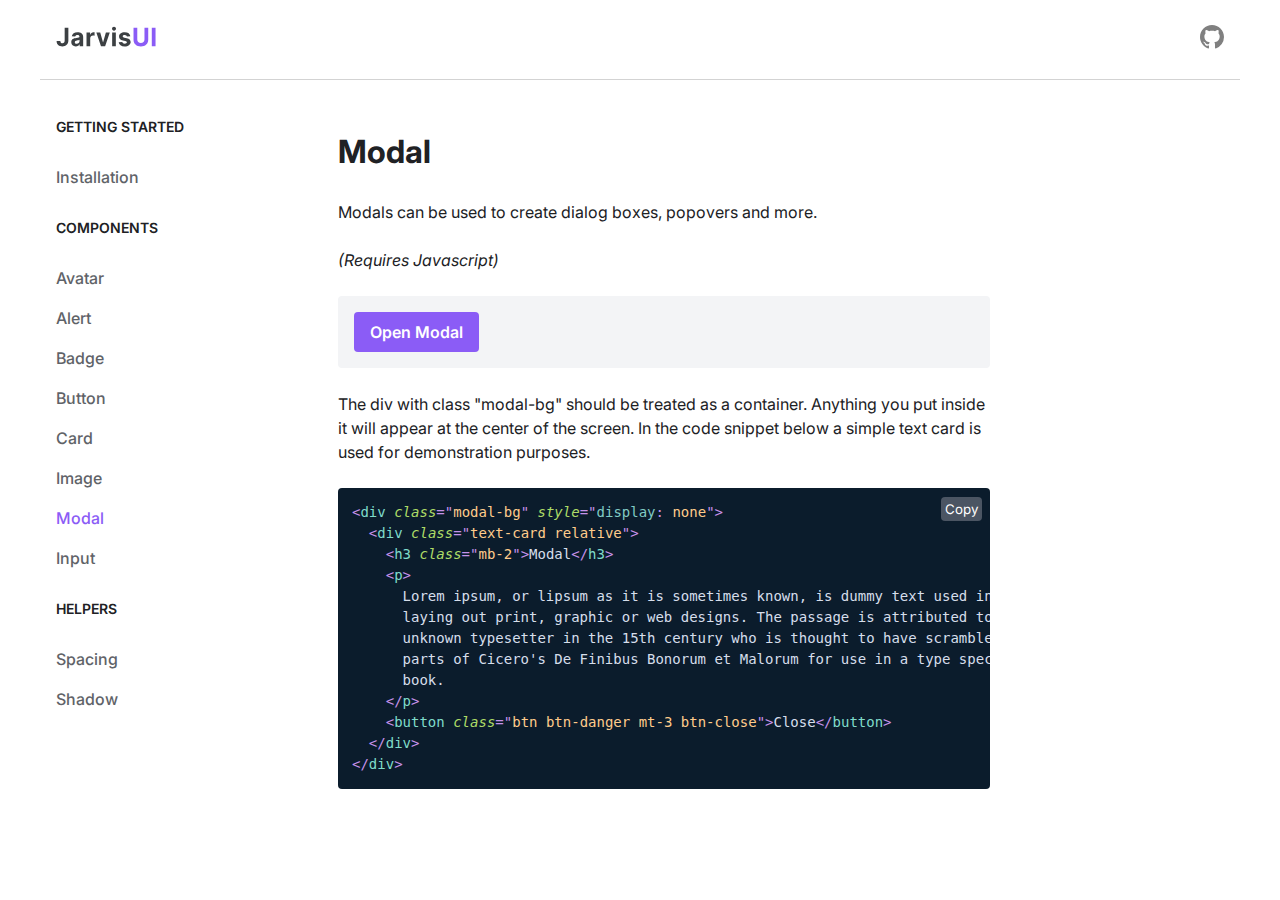
<file: pages/modal.html>
<!DOCTYPE html>
<html lang="en">
  <head>
    <meta charset="UTF-8" />
    <meta http-equiv="X-UA-Compatible" content="IE=edge" />
    <meta name="viewport" content="width=device-width, initial-scale=1.0" />
    <link rel="stylesheet" href="/components/components.css" />
    <link rel="stylesheet" href="/styles.css" />
    <link rel="stylesheet" href="/prism-dark.css" />
    <title>Modal | JarvisUI</title>
  </head>

  <body>
    <header class="top-navigation">
      <div class="nav-container">
        <div class="logo">
          <a href="/index.html">
            <img width="100px" src="/images/jarvisUI.svg" alt="logo" />
          </a>
        </div>
        <a href="https://github.com/tejpatelme/JarvisUI" target="_blank">
          <div class="nav-links">
            <svg width="24px" height="24px" viewBox="0 0 16 16">
              <path
                fillRule="evenodd"
                d="M8 0C3.58 0 0 3.58 0 8c0 3.54 2.29 6.53 5.47 7.59c.4.07.55-.17.55-.38c0-.19-.01-.82-.01-1.49c-2.01.37-2.53-.49-2.69-.94c-.09-.23-.48-.94-.82-1.13c-.28-.15-.68-.52-.01-.53c.63-.01 1.08.58 1.23.82c.72 1.21 1.87.87 2.33.66c.07-.52.28-.87.51-1.07c-1.78-.2-3.64-.89-3.64-3.95c0-.87.31-1.59.82-2.15c-.08-.2-.36-1.02.08-2.12c0 0 .67-.21 2.2.82c.64-.18 1.32-.27 2-.27c.68 0 1.36.09 2 .27c1.53-1.04 2.2-.82 2.2-.82c.44 1.1.16 1.92.08 2.12c.51.56.82 1.27.82 2.15c0 3.07-1.87 3.75-3.65 3.95c.29.25.54.73.54 1.48c0 1.07-.01 1.93-.01 2.2c0 .21.15.46.55.38A8.013 8.013 0 0 0 16 8c0-4.42-3.58-8-8-8z"
                fill="gray"
              ></path>
            </svg>
          </div>
        </a>
      </div>
    </header>

    <main class="container">
      <div class="sidebar">
        <h4 class="nav-header">getting started</h4>
        <ul>
          <li>
            <a class="nav-link" href="/pages/gettingstarted.html"
              >Installation</a
            >
          </li>
        </ul>
        <h4 class="nav-header">components</h4>
        <ul>
          <li><a class="nav-link" href="/pages/avatar.html">Avatar</a></li>
          <li><a class="nav-link" href="/pages/alert.html">Alert</a></li>
          <li><a class="nav-link" href="/pages/badge.html">Badge</a></li>
          <li><a class="nav-link" href="/pages/buttons.html">Button</a></li>
          <li><a class="nav-link" href="/pages/card.html">Card</a></li>
          <li><a class="nav-link" href="/pages/image.html">Image</a></li>
          <li><a class="nav-link active" href="/pages/modal.html">Modal</a></li>
          <li><a class="nav-link" href="/pages/input.html">Input</a></li>
          <h4 class="nav-header">helpers</h4>
          <ul>
            <li><a class="nav-link" href="/pages/spacing.html">Spacing</a></li>
            <li><a class="nav-link" href="/pages/shadow.html">Shadow</a></li>
          </ul>
        </ul>
      </div>

      <div class="content-main">
        <h1>Modal</h1>
        <p>Modals can be used to create dialog boxes, popovers and more.</p>
        <p><em>(Requires Javascript)</em></p>
        <div class="modal-bg modal-example" style="display: none">
          <div class="text-card relative" style="max-width: 400px">
            <h3 class="mb-2">Modal</h3>
            <p>
              Lorem ipsum, or lipsum as it is sometimes known, is dummy text
              used in laying out print, graphic or web designs. The passage is
              attributed to an unknown typesetter in the 15th century who is
              thought to have scrambled parts of Cicero's De Finibus Bonorum et
              Malorum for use in a type specimen book.
            </p>
            <button class="btn btn-lg btn-danger mt-3 btn-close">Close</button>
          </div>
        </div>
        <div class="showcase-box">
          <button class="btn btn-lg btn-primary modal-button">
            Open Modal
          </button>
        </div>

        <p>
          The div with class "modal-bg" should be treated as a container.
          Anything you put inside it will appear at the center of the screen. In
          the code snippet below a simple text card is used for demonstration
          purposes.
        </p>

        <pre>
          <code class="language-html">
            &ltdiv class="modal-bg" style="display: none">
              &ltdiv class="text-card relative">
                &lth3 class="mb-2">Modal&lt/h3>
                &ltp>
                  Lorem ipsum, or lipsum as it is sometimes known, is dummy text used in
                  laying out print, graphic or web designs. The passage is attributed to an
                  unknown typesetter in the 15th century who is thought to have scrambled
                  parts of Cicero's De Finibus Bonorum et Malorum for use in a type specimen
                  book.
                &lt/p>
                &ltbutton class="btn btn-danger mt-3 btn-close">Close&lt/button>
              &lt/div>
            &lt/div>
          </code>
        </pre>
      </div>
    </main>

    <button class="menu-button">
      <svg width="1.2rem" height="1.2rem" viewBox="0 0 24 24">
        <path d="M3 6h18v2H3V6m0 5h18v2H3v-2m0 5h18v2H3v-2z"></path>
      </svg>
    </button>

    <script src="/script.js" type="text/javascript"></script>
    <script src="/modal.js" type="text/javascript"></script>
    <script src="/prism.js"></script>
  </body>
</html>
</file>
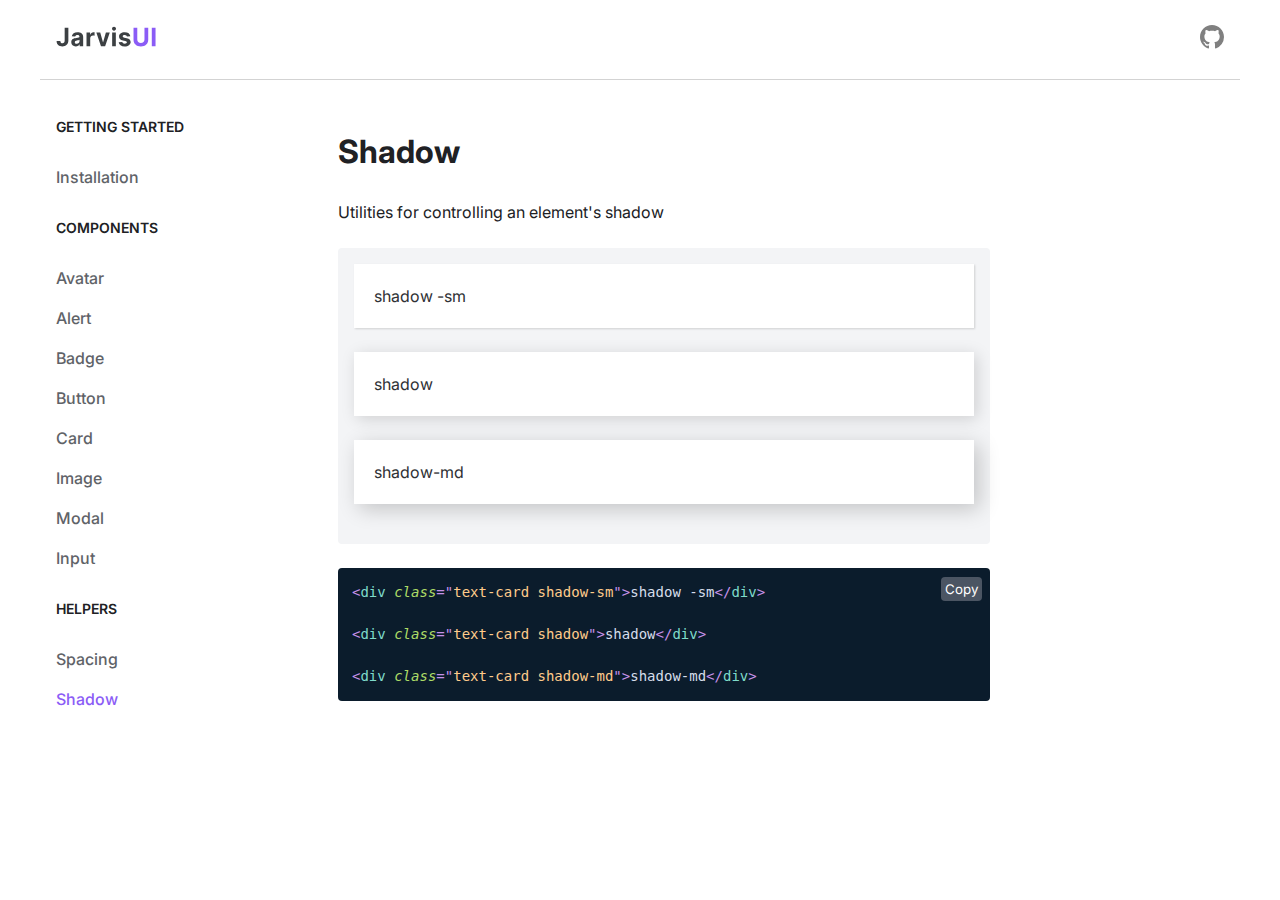
<file: pages/shadow.html>
<!DOCTYPE html>
<html lang="en">
  <head>
    <meta charset="UTF-8" />
    <meta http-equiv="X-UA-Compatible" content="IE=edge" />
    <meta name="viewport" content="width=device-width, initial-scale=1.0" />
    <link rel="stylesheet" href="/components/components.css" />
    <link rel="stylesheet" href="/styles.css" />
    <link rel="stylesheet" href="/prism-dark.css" />
    <title>Shadow | JarvisUI</title>
  </head>

  <body>
    <header class="top-navigation">
      <div class="nav-container">
        <div class="logo">
          <a href="/index.html">
            <img width="100px" src="/images/jarvisUI.svg" alt="logo" />
          </a>
        </div>
        <a href="https://github.com/tejpatelme/JarvisUI" target="_blank">
          <div class="nav-links">
            <svg width="24px" height="24px" viewBox="0 0 16 16">
              <path
                fillRule="evenodd"
                d="M8 0C3.58 0 0 3.58 0 8c0 3.54 2.29 6.53 5.47 7.59c.4.07.55-.17.55-.38c0-.19-.01-.82-.01-1.49c-2.01.37-2.53-.49-2.69-.94c-.09-.23-.48-.94-.82-1.13c-.28-.15-.68-.52-.01-.53c.63-.01 1.08.58 1.23.82c.72 1.21 1.87.87 2.33.66c.07-.52.28-.87.51-1.07c-1.78-.2-3.64-.89-3.64-3.95c0-.87.31-1.59.82-2.15c-.08-.2-.36-1.02.08-2.12c0 0 .67-.21 2.2.82c.64-.18 1.32-.27 2-.27c.68 0 1.36.09 2 .27c1.53-1.04 2.2-.82 2.2-.82c.44 1.1.16 1.92.08 2.12c.51.56.82 1.27.82 2.15c0 3.07-1.87 3.75-3.65 3.95c.29.25.54.73.54 1.48c0 1.07-.01 1.93-.01 2.2c0 .21.15.46.55.38A8.013 8.013 0 0 0 16 8c0-4.42-3.58-8-8-8z"
                fill="gray"
              ></path>
            </svg>
          </div>
        </a>
      </div>
    </header>

    <main class="container">
      <div class="sidebar">
        <h4 class="nav-header">getting started</h4>
        <ul>
          <li>
            <a class="nav-link" href="/pages/gettingstarted.html"
              >Installation</a
            >
          </li>
        </ul>
        <h4 class="nav-header">components</h4>
        <ul>
          <li><a class="nav-link" href="/pages/avatar.html">Avatar</a></li>
          <li><a class="nav-link" href="/pages/alert.html">Alert</a></li>
          <li><a class="nav-link" href="/pages/badge.html">Badge</a></li>
          <li><a class="nav-link" href="/pages/buttons.html">Button</a></li>
          <li><a class="nav-link" href="/pages/card.html">Card</a></li>
          <li><a class="nav-link" href="/pages/image.html">Image</a></li>
          <li><a class="nav-link" href="/pages/modal.html">Modal</a></li>
          <li><a class="nav-link" href="/pages/input.html">Input</a></li>
          <h4 class="nav-header">helpers</h4>
          <ul>
            <li>
              <a class="nav-link" href="/pages/spacing.html">Spacing</a>
            </li>
            <li>
              <a class="nav-link active" href="/pages/shadow.html">Shadow</a>
            </li>
          </ul>
        </ul>
      </div>

      <div class="content-main">
        <h1>Shadow</h1>
        <p>Utilities for controlling an element's shadow</p>
        <div class="showcase-box">
          <div class="text-card shadow-sm mb-4">shadow -sm</div>
          <div class="text-card shadow mb-4">shadow</div>
          <div class="text-card shadow-md mb-4">shadow-md</div>
        </div>

        <pre>
            <code class="language-html">
                &ltdiv class="text-card shadow-sm">shadow -sm&lt/div>

                &ltdiv class="text-card shadow">shadow&lt/div>
                
                &ltdiv class="text-card shadow-md">shadow-md&lt/div>
            </code>
        </pre>
      </div>
    </main>

    <button class="menu-button">
      <svg width="1.2rem" height="1.2rem" viewBox="0 0 24 24">
        <path d="M3 6h18v2H3V6m0 5h18v2H3v-2m0 5h18v2H3v-2z"></path>
      </svg>
    </button>

    <script src="/script.js" type="text/javascript"></script>
    <script src="/prism.js"></script>
  </body>
</html>
</file>
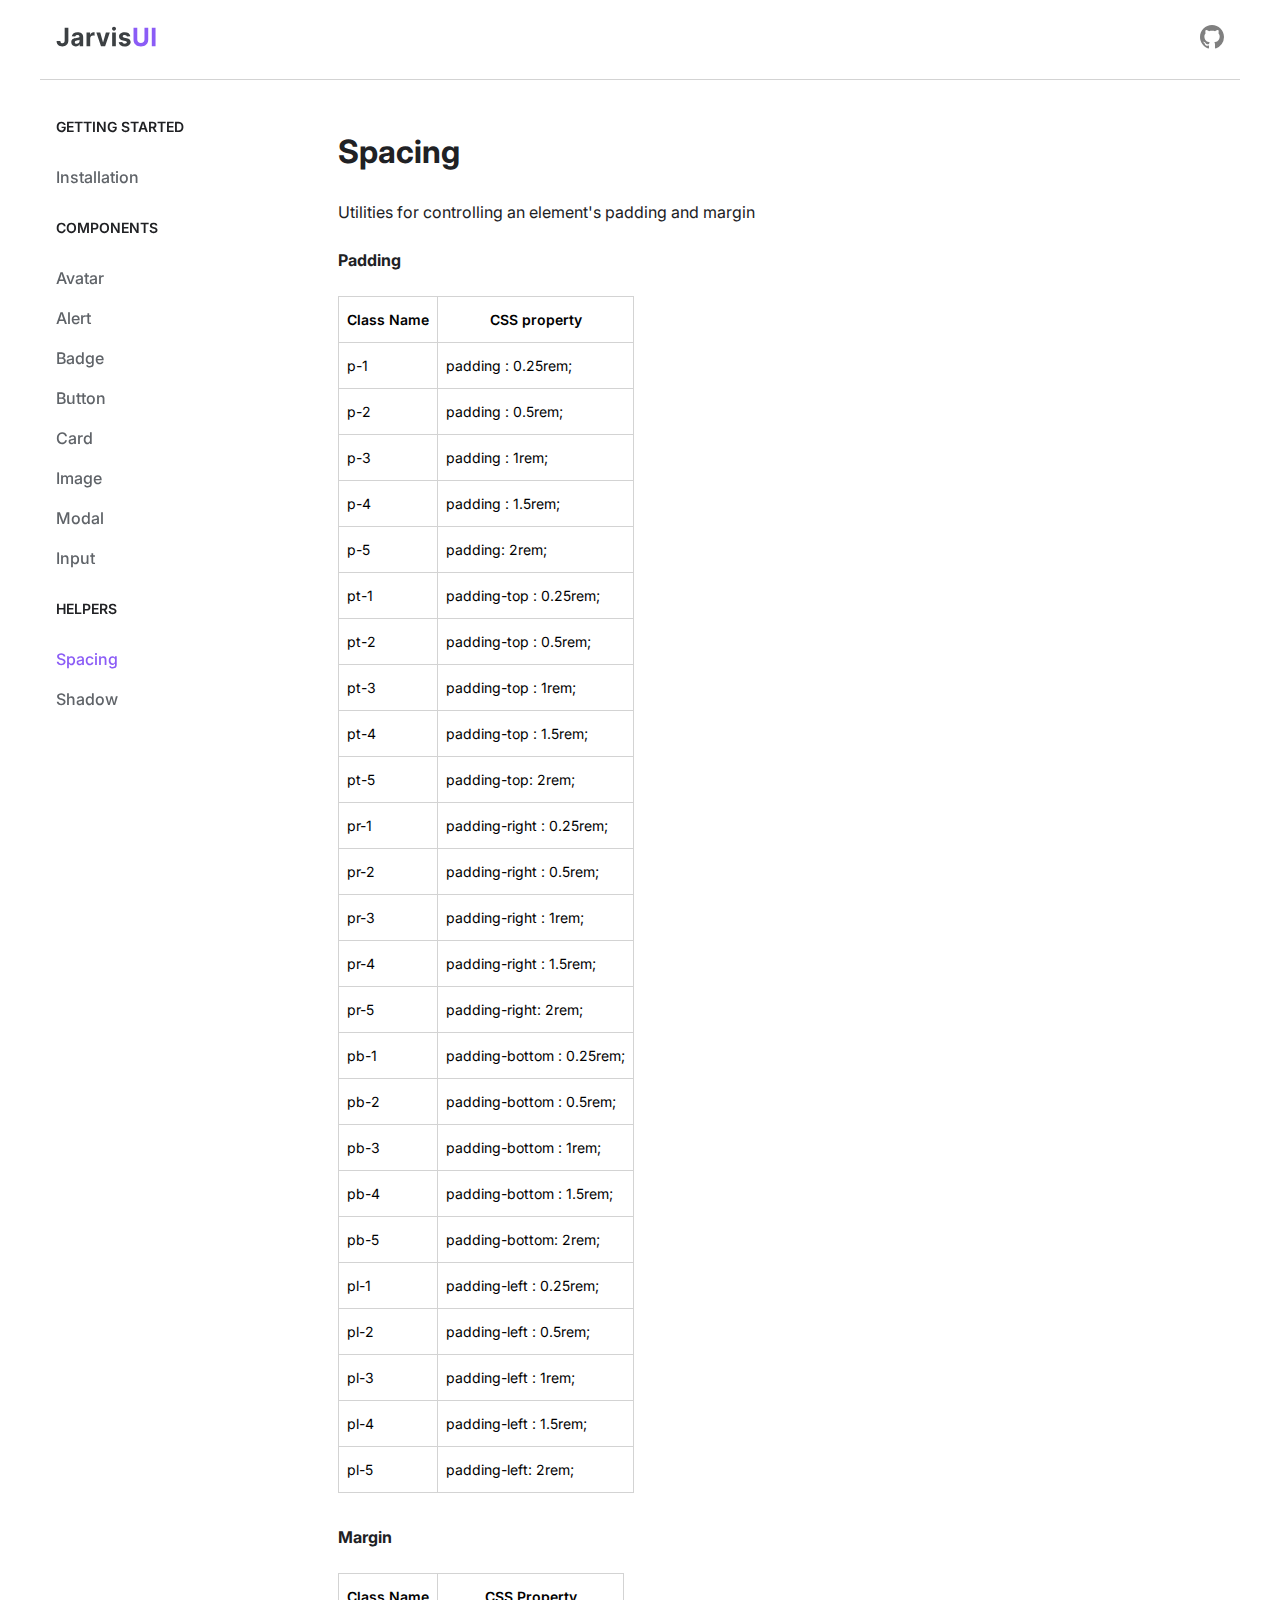
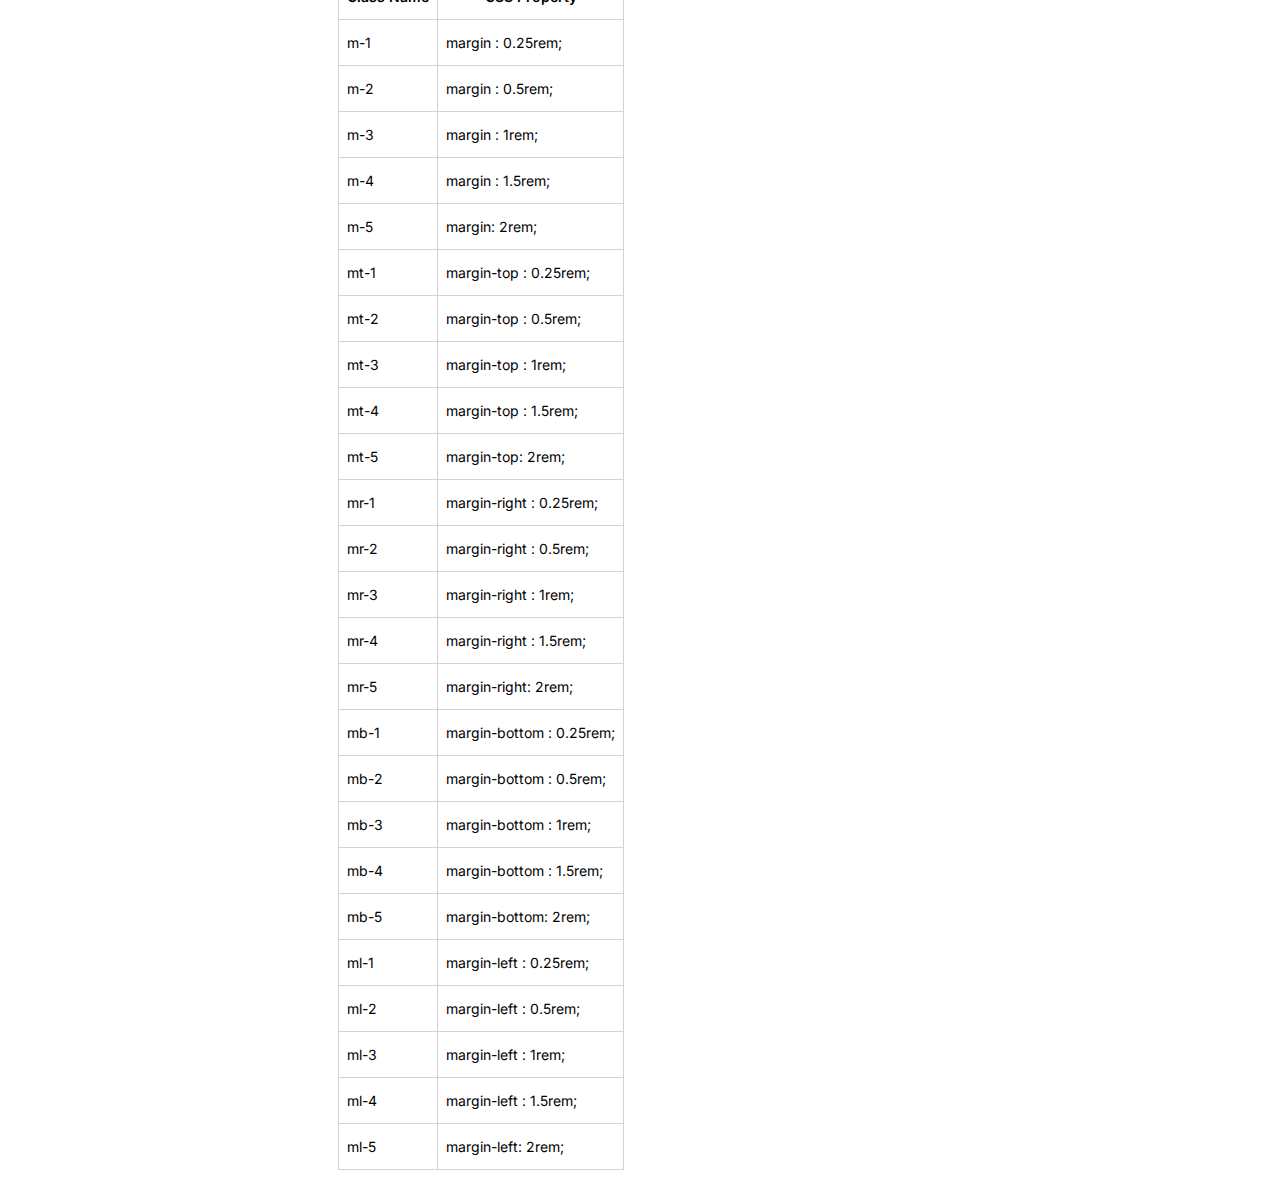
<file: pages/spacing.html>
<!DOCTYPE html>
<html lang="en">
  <head>
    <meta charset="UTF-8" />
    <meta http-equiv="X-UA-Compatible" content="IE=edge" />
    <meta name="viewport" content="width=device-width, initial-scale=1.0" />
    <link rel="stylesheet" href="/components/components.css" />
    <link rel="stylesheet" href="/styles.css" />
    <link rel="stylesheet" href="/prism-dark.css" />
    <title>Spacing | JarvisUI</title>
  </head>

  <body>
    <header class="top-navigation">
      <div class="nav-container">
        <div class="logo">
          <a href="/index.html">
            <img width="100px" src="/images/jarvisUI.svg" alt="logo" />
          </a>
        </div>
        <a href="https://github.com/tejpatelme/JarvisUI" target="_blank">
          <div class="nav-links">
            <svg width="24px" height="24px" viewBox="0 0 16 16">
              <path
                fillRule="evenodd"
                d="M8 0C3.58 0 0 3.58 0 8c0 3.54 2.29 6.53 5.47 7.59c.4.07.55-.17.55-.38c0-.19-.01-.82-.01-1.49c-2.01.37-2.53-.49-2.69-.94c-.09-.23-.48-.94-.82-1.13c-.28-.15-.68-.52-.01-.53c.63-.01 1.08.58 1.23.82c.72 1.21 1.87.87 2.33.66c.07-.52.28-.87.51-1.07c-1.78-.2-3.64-.89-3.64-3.95c0-.87.31-1.59.82-2.15c-.08-.2-.36-1.02.08-2.12c0 0 .67-.21 2.2.82c.64-.18 1.32-.27 2-.27c.68 0 1.36.09 2 .27c1.53-1.04 2.2-.82 2.2-.82c.44 1.1.16 1.92.08 2.12c.51.56.82 1.27.82 2.15c0 3.07-1.87 3.75-3.65 3.95c.29.25.54.73.54 1.48c0 1.07-.01 1.93-.01 2.2c0 .21.15.46.55.38A8.013 8.013 0 0 0 16 8c0-4.42-3.58-8-8-8z"
                fill="gray"
              ></path>
            </svg>
          </div>
        </a>
      </div>
    </header>

    <main class="container">
      <div class="sidebar">
        <h4 class="nav-header">getting started</h4>
        <ul>
          <li>
            <a class="nav-link" href="/pages/gettingstarted.html"
              >Installation</a
            >
          </li>
        </ul>
        <h4 class="nav-header">components</h4>
        <ul>
          <li><a class="nav-link" href="/pages/avatar.html">Avatar</a></li>
          <li><a class="nav-link" href="/pages/alert.html">Alert</a></li>
          <li><a class="nav-link" href="/pages/badge.html">Badge</a></li>
          <li><a class="nav-link" href="/pages/buttons.html">Button</a></li>
          <li><a class="nav-link" href="/pages/card.html">Card</a></li>
          <li><a class="nav-link" href="/pages/image.html">Image</a></li>
          <li><a class="nav-link" href="/pages/modal.html">Modal</a></li>
          <li><a class="nav-link" href="/pages/input.html">Input</a></li>
          <h4 class="nav-header">helpers</h4>
          <ul>
            <li>
              <a class="nav-link active" href="/pages/spacing.html">Spacing</a>
            </li>
            <li><a class="nav-link" href="/pages/shadow.html">Shadow</a></li>
          </ul>
        </ul>
      </div>
      <div class="content-main">
        <h1>Spacing</h1>
        <p>Utilities for controlling an element's padding and margin</p>
        <h4>Padding</h4>
        <table class="tg">
          <thead>
            <tr>
              <th>Class Name</th>
              <th>CSS property</th>
            </tr>
          </thead>
          <tbody>
            <tr>
              <td>p-1</td>
              <td>padding : 0.25rem;</td>
            </tr>
            <tr>
              <td>p-2</td>
              <td>padding : 0.5rem;</td>
            </tr>
            <tr>
              <td>p-3</td>
              <td>padding : 1rem;</td>
            </tr>
            <tr>
              <td>p-4</td>
              <td>padding : 1.5rem;</td>
            </tr>
            <tr>
              <td>p-5</td>
              <td>padding: 2rem;</td>
            </tr>
            <tr>
              <td>pt-1</td>
              <td>padding-top : 0.25rem;</td>
            </tr>
            <tr>
              <td>pt-2</td>
              <td>padding-top : 0.5rem;</td>
            </tr>
            <tr>
              <td>pt-3</td>
              <td>padding-top : 1rem;</td>
            </tr>
            <tr>
              <td>pt-4</td>
              <td>padding-top : 1.5rem;</td>
            </tr>
            <tr>
              <td>pt-5</td>
              <td>padding-top: 2rem;</td>
            </tr>
            <tr>
              <td>pr-1</td>
              <td>padding-right : 0.25rem;</td>
            </tr>
            <tr>
              <td>pr-2</td>
              <td>padding-right : 0.5rem;</td>
            </tr>
            <tr>
              <td>pr-3</td>
              <td>padding-right : 1rem;</td>
            </tr>
            <tr>
              <td>pr-4</td>
              <td>padding-right : 1.5rem;</td>
            </tr>
            <tr>
              <td>pr-5</td>
              <td>padding-right: 2rem;</td>
            </tr>
            <tr>
              <td>pb-1</td>
              <td>padding-bottom : 0.25rem;</td>
            </tr>
            <tr>
              <td>pb-2</td>
              <td>padding-bottom : 0.5rem;</td>
            </tr>
            <tr>
              <td>pb-3</td>
              <td>padding-bottom : 1rem;</td>
            </tr>
            <tr>
              <td>pb-4</td>
              <td>padding-bottom : 1.5rem;</td>
            </tr>
            <tr>
              <td>pb-5</td>
              <td>padding-bottom: 2rem;</td>
            </tr>
            <tr>
              <td>pl-1</td>
              <td>padding-left : 0.25rem;</td>
            </tr>
            <tr>
              <td>pl-2</td>
              <td>padding-left : 0.5rem;</td>
            </tr>
            <tr>
              <td>pl-3</td>
              <td>padding-left : 1rem;</td>
            </tr>
            <tr>
              <td>pl-4</td>
              <td>padding-left : 1.5rem;</td>
            </tr>
            <tr>
              <td>pl-5</td>
              <td>padding-left: 2rem;</td>
            </tr>
          </tbody>
        </table>

        <h4 class="mt-5">Margin</h4>

        <table class="tg">
          <thead>
            <tr>
              <th>Class Name</th>
              <th>CSS Property</th>
            </tr>
          </thead>
          <tbody>
            <tr>
              <td>m-1</td>
              <td>margin : 0.25rem;</td>
            </tr>
            <tr>
              <td>m-2</td>
              <td>margin : 0.5rem;</td>
            </tr>
            <tr>
              <td>m-3</td>
              <td>margin : 1rem;</td>
            </tr>
            <tr>
              <td>m-4</td>
              <td>margin : 1.5rem;</td>
            </tr>
            <tr>
              <td>m-5</td>
              <td>margin: 2rem;</td>
            </tr>
            <tr>
              <td>mt-1</td>
              <td>margin-top : 0.25rem;</td>
            </tr>
            <tr>
              <td>mt-2</td>
              <td>margin-top : 0.5rem;</td>
            </tr>
            <tr>
              <td>mt-3</td>
              <td>margin-top : 1rem;</td>
            </tr>
            <tr>
              <td>mt-4</td>
              <td>margin-top : 1.5rem;</td>
            </tr>
            <tr>
              <td>mt-5</td>
              <td>margin-top: 2rem;</td>
            </tr>
            <tr>
              <td>mr-1</td>
              <td>margin-right : 0.25rem;</td>
            </tr>
            <tr>
              <td>mr-2</td>
              <td>margin-right : 0.5rem;</td>
            </tr>
            <tr>
              <td>mr-3</td>
              <td>margin-right : 1rem;</td>
            </tr>
            <tr>
              <td>mr-4</td>
              <td>margin-right : 1.5rem;</td>
            </tr>
            <tr>
              <td>mr-5</td>
              <td>margin-right: 2rem;</td>
            </tr>
            <tr>
              <td>mb-1</td>
              <td>margin-bottom : 0.25rem;</td>
            </tr>
            <tr>
              <td>mb-2</td>
              <td>margin-bottom : 0.5rem;</td>
            </tr>
            <tr>
              <td>mb-3</td>
              <td>margin-bottom : 1rem;</td>
            </tr>
            <tr>
              <td>mb-4</td>
              <td>margin-bottom : 1.5rem;</td>
            </tr>
            <tr>
              <td>mb-5</td>
              <td>margin-bottom: 2rem;</td>
            </tr>
            <tr>
              <td>ml-1</td>
              <td>margin-left : 0.25rem;</td>
            </tr>
            <tr>
              <td>ml-2</td>
              <td>margin-left : 0.5rem;</td>
            </tr>
            <tr>
              <td>ml-3</td>
              <td>margin-left : 1rem;</td>
            </tr>
            <tr>
              <td>ml-4</td>
              <td>margin-left : 1.5rem;</td>
            </tr>
            <tr>
              <td>ml-5</td>
              <td>margin-left: 2rem;</td>
            </tr>
          </tbody>
        </table>
      </div>
    </main>

    <button class="menu-button">
      <svg width="1.2rem" height="1.2rem" viewBox="0 0 24 24">
        <path d="M3 6h18v2H3V6m0 5h18v2H3v-2m0 5h18v2H3v-2z"></path>
      </svg>
    </button>

    <script src="/script.js" type="text/javascript"></script>
    <script src="/prism.js"></script>
  </body>
</html>
</file>
<file: components/helpers.css>
/* SPACING HELPERS */

/* Padding */

.p-1 {
  padding: 0.25rem;
}

.p-2 {
  padding: 0.5rem;
}

.p-3 {
  padding: 1rem;
}

.p-4 {
  padding: 1.5rem;
}

.p-5 {
  padding: 2rem;
}

/* Padding Top */

.pt-1 {
  padding-top: 0.25rem;
}

.pt-2 {
  padding-top: 0.5rem;
}

.pt-3 {
  padding-top: 1rem;
}

.pt-4 {
  padding-top: 1.5rem;
}

.pt-5 {
  padding-top: 2rem;
}

/* Padding Right */

.pr-1 {
  padding-right: 0.25rem;
}

.pr-2 {
  padding-right: 0.5rem;
}

.pr-3 {
  padding-right: 1rem;
}

.pr-4 {
  padding-right: 1.5rem;
}

.pr-5 {
  padding-right: 2rem;
}

/* Padding Bottom */

.pb-1 {
  padding-bottom: 0.25rem;
}

.pb-2 {
  padding-bottom: 0.5rem;
}

.pb-3 {
  padding-bottom: 1rem;
}

.pb-4 {
  padding-bottom: 1.5rem;
}

.pb-5 {
  padding-bottom: 2rem;
}

/* Padding Left */

.pl-1 {
  padding-left: 0.25rem;
}

.pl-2 {
  padding-left: 0.5rem;
}

.pl-3 {
  padding-left: 1rem;
}

.pl-4 {
  padding-left: 1.5rem;
}

.pl-5 {
  padding-left: 2rem;
}

/* Margin */

.m-1 {
  margin: 0.25rem;
}

.m-2 {
  margin: 0.5rem;
}

.m-3 {
  margin: 1rem;
}

.m-4 {
  margin: 1.5rem;
}

.m-5 {
  margin: 2rem;
}

/* Margin Top */

.mt-1 {
  margin-top: 0.25rem;
}

.mt-2 {
  margin-top: 0.5rem;
}

.mt-3 {
  margin-top: 1rem;
}

.mt-4 {
  margin-top: 1.5rem;
}

.mt-5 {
  margin-top: 2rem;
}

/* Margin Right */

.mr-1 {
  margin-right: 0.25rem;
}

.mr-2 {
  margin-right: 0.5rem;
}

.mr-3 {
  margin-right: 1rem;
}

.mr-4 {
  margin-right: 1.5rem;
}

.mr-5 {
  margin-right: 2rem;
}

/* Margin Bottom */

.mb-1 {
  margin-bottom: 0.25rem;
}

.mb-2 {
  margin-bottom: 0.5rem;
}

.mb-3 {
  margin-bottom: 1rem;
}

.mb-4 {
  margin-bottom: 1.5rem;
}

.mb-5 {
  margin-bottom: 2rem;
}

/* Margin Left */

.ml-1 {
  margin-left: 0.25rem;
}

.ml-2 {
  margin-left: 0.5rem;
}

.ml-3 {
  margin-left: 1rem;
}

.ml-4 {
  margin-left: 1.5rem;
}

.ml-5 {
  margin-left: 2rem;
}

/* POSITIONS */

.relative {
  position: relative;
}

.absoulte {
  position: absolute;
}

/* SHADOWS */

.shadow-sm {
  box-shadow: 1px 1px 2px rgba(0, 0, 0, 0.15);
}

.shadow {
  /* box-shadow: rgba(0, 0, 0, 0.15) 2px 2px 25px; */
  box-shadow: 3px 3px 15px rgba(0, 0, 0, 0.15);
}

.shadow-md {
  box-shadow: 5px 5px 20px rgba(0, 0, 0, 0.2);
}

/* GRID */

.grid {
  display: grid;
}

.columns-2 {
  grid-template-columns: repeat(2, 1fr);
}

.columns-3 {
  grid-template-columns: repeat(3, 1fr);
}

/* FLEX */

.flex {
  display: flex;
}

.flex-row {
  flex-direction: row;
}

.flex-row-reverse {
  flex-direction: row-reverse;
}

.flex-col {
  flex-direction: column;
}

.flex-col-reverse {
  flex-direction: column-reverse;
}

.justify-start {
  justify-content: flex-start;
}

.justify-center {
  justify-content: center;
}

.justify-end {
  justify-content: end;
}

.justify-between {
  justify-content: space-between;
}

.justify-evenly {
  justify-content: space-evenly;
}

.justify-around {
  justify-content: space-around;
}

.align-start {
  align-items: flex-start;
}

.align-center {
  align-items: center;
}

.align-end {
  align-items: flex-end;
}

.align-stretch {
  align-items: stretch;
}

.flex-grow-1 {
  flex-grow: 1;
}

.flex-grow-0 {
  flex-grow: 0;
}

.flex-shrink-1 {
  flex-shrink: 1;
}

.flex-shrink-0 {
  flex-shrink: 0;
}

.self-start {
  align-self: flex-start;
}

.self-end {
  align-self: flex-end;
}

.self-center {
  align-self: center;
}

.self-center {
  align-self: stretch;
}

.wrap {
  flex-wrap: wrap;
}

.wrap-reverse {
  flex-wrap: wrap-reverse;
}

/* TEXT UTILITIES */

/* Text Aligns */

.text-right {
  text-align: right;
}

.text-left {
  text-align: left;
}

.text-center {
  text-align: center;
}

/* Font Sizes */

.text-xs {
  font-size: 0.75rem;
}

.text-sm {
  font-size: 0.875rem;
}

.text-base {
  font-size: 1rem;
}

.text-lg {
  font-size: 1.125rem;
}

.text-xl {
  font-size: 1.25rem;
}

.text-2xl {
  font-size: 1.5rem;
}

.text-3xl {
  font-size: 1.875rem;
}

.text-4xl {
  font-size: 2.25rem;
}

.text-5xl {
  font-size: 3rem;
}

/* Font Weights */

.text-thin {
  font-weight: 100;
}

.text-extralight {
  font-weight: 200;
}

.text-light {
  font-weight: 300;
}

.text-normal {
  font-weight: 400;
}

.text-medium {
  font-weight: 500;
}

.text-semibold {
  font-weight: 600;
}

.text-bold {
  font-weight: 700;
}

.text-extrabold {
  font-weight: 800;
}

.text-black {
  font-weight: 900;
}

/* MAX WIDTH */

.max-w-full {
  max-width: 100%;
}

.max-w-half {
  max-width: 50%;
}

.max-w-xs {
  max-width: 20rem; /*320px*/
}
</file>
<file: styles.css>
.nav-container {
  max-width: 1200px;
  height: 5rem;
}

.menu-button {
  display: none;
  cursor: pointer;
  outline: none;
  border: 0;
  width: 2.5rem;
  height: 2.5rem;
  background: black;
  border-radius: 50%;
  position: fixed;
  right: 0.75rem;
  bottom: 0.75rem;
  align-items: center;
  justify-content: center;
}

.menu-button svg {
  fill: white;
}

/*Main content*/

.main-container {
  max-width: 1200px;
  margin: auto;
  height: 85vh;
  display: flex;
  align-items: center;
  justify-content: center;
}

.main-content {
  max-width: 740px;
  text-align: center;
  padding: 1rem;
}

.main-content h1 {
  font-size: 3rem;
  margin-bottom: 1.5rem;
  color: var(--gray-one);
}

.main-content h1 span {
  color: var(--primary-color);
}

.main-content p {
  color: var(--gray-two);
  font-size: 20px;
  margin: auto auto 1.5rem auto;
  line-height: 150%;
}

.cta-buttons .btn-icon-leading > span {
  transition-duration: 0.3s;
}

.cta-buttons .btn-icon-leading:hover > span {
  transform: translateX(4px);
}

/*Documantation page*/

.container {
  max-width: 1200px;
  margin: auto;
  display: flex;
}

.sidebar {
  padding: 1rem;
  width: 250px;
  overflow-y: scroll;
  height: 85vh;
  position: sticky;
  position: -webkit-sticky;
  top: 5rem;
  flex-shrink: 0;
}

.sidebar .nav-header {
  text-transform: uppercase;
  font-size: 0.875rem;
  font-weight: 600;
  margin: 1.25rem auto;
}

.sidebar ul {
  list-style: none;
  padding: 0;
}

.sidebar .nav-link {
  color: var(--gray-four);
  font-weight: 500;
}

.sidebar li {
  padding: 0.5rem 0;
}

.sidebar .active {
  color: var(--primary-color);
}

.container .content-main {
  padding: 3rem 0 0 3rem;
}

.sidebar::-webkit-scrollbar {
  width: 0.25rem;
}

.sidebar::-webkit-scrollbar-thumb {
  background: lightgray;
  border-radius: 1.2rem;
}

.content-main {
  flex-grow: 1;
  max-width: 700px;
  margin-bottom: 1.25rem;
}

.content-main h1 {
  margin-bottom: 1.5rem;
}

.content-main p {
  margin-bottom: 1.5rem;
}

.content-main h4 {
  margin-bottom: 1.5rem;
}

.showcase-box {
  padding: 1rem;
  background-color: #f3f4f6;
  border: 0.25rem;
  margin-bottom: 1.5rem;
  z-index: -1;
  border-radius: 0.25rem;
}

pre {
  margin-bottom: 1.5rem;
  padding: 1.25rem;
  border-radius: 0.25rem;
}

@media screen and (max-width: 768px) {
  .sidebar {
    position: fixed;
    height: 100vh;
    top: 0;
    left: 0;
    z-index: 100;
    background: white;
  }
  .container {
    display: block;
  }
  .container .content-main {
    padding: 1rem;
  }
  .menu-button {
    display: flex;
  }

  .main-content h1 {
    font-size: 2rem;
  }

  .main-content p {
    font-size: 1rem;
  }
}

.tg {
  border-collapse: collapse;
  border-spacing: 0;
}
.tg td {
  border: 1px solid lightgray;
  font-family: inherit;
  font-size: 0.875rem;
  overflow: hidden;
  padding: 0.75rem 0.5rem;
  word-break: normal;
}
.tg th {
  border: 1px solid lightgray;
  font-family: inherit;
  font-size: 0.875rem;
  font-weight: 600;
  overflow: hidden;
  padding: 0.75rem 0.5rem;
  word-break: normal;
}

/*Code copy button*/

.code-toolbar > .toolbar {
  position: absolute;
  top: 0.5rem;
  right: 0.5rem;
}

.code-toolbar {
  position: relative;
}

.code-toolbar > .toolbar button {
  font-family: inherit;
  border: 0;
  padding: 0.25rem;
  background: #4b5563;
  color: white;
  border-radius: 0.25rem;
}
</file>
<file: prism-dark.css>
code[class*="language-"],
pre[class*="language-"] {
  color: #d6deeb;
  font-family: Consolas, Monaco, "Andale Mono", "Ubuntu Mono", monospace;
  font-size: 0.875rem;
  text-align: left;
  white-space: pre;
  word-spacing: normal;
  word-break: normal;
  word-wrap: normal;
  line-height: 1.5;
  -moz-tab-size: 4;
  -o-tab-size: 4;
  tab-size: 4;
  -webkit-hyphens: none;
  -moz-hyphens: none;
  -ms-hyphens: none;
  hyphens: none;
}
code[class*="language-"] ::-moz-selection,
code[class*="language-"]::-moz-selection,
pre[class*="language-"] ::-moz-selection,
pre[class*="language-"]::-moz-selection {
  text-shadow: none;
  background: rgba(29, 59, 83, 0.99);
}
code[class*="language-"] ::selection,
code[class*="language-"]::selection,
pre[class*="language-"] ::selection,
pre[class*="language-"]::selection {
  text-shadow: none;
  background: rgba(29, 59, 83, 0.99);
}
@media print {
  code[class*="language-"],
  pre[class*="language-"] {
    text-shadow: none;
  }
}
pre[class*="language-"] {
  padding: 1em;
  margin: 0.5em 0;
  overflow: auto;
}
:not(pre) > code[class*="language-"],
pre[class*="language-"] {
  color: #fff;
  background: #0b1c2c;
}
:not(pre) > code[class*="language-"] {
  padding: 0.1em;
  border-radius: 0.3em;
  white-space: normal;
}
.token.cdata,
.token.comment,
.token.prolog {
  color: #637777;
  font-style: italic;
}
.token.punctuation {
  color: #c792ea;
}
.namespace {
  color: #b2ccd6;
}
.token.deleted {
  color: rgba(239, 83, 80, 0.56);
  font-style: italic;
}
.token.property,
.token.symbol {
  color: #80cbc4;
}
.token.keyword,
.token.operator,
.token.tag {
  color: #7fdbca;
}
.token.boolean {
  color: #ff5874;
}
.token.number {
  color: #f78c6c;
}
.token.builtin,
.token.char,
.token.constant,
.token.function {
  color: #82aaff;
}
.token.doctype,
.token.selector {
  color: #c792ea;
  font-style: italic;
}
.token.attr-name,
.token.inserted {
  color: #addb67;
  font-style: italic;
}
.language-css .token.string,
.style .token.string,
.token.entity,
.token.string,
.token.url {
  color: #addb67;
}
.token.atrule,
.token.attr-value,
.token.class-name {
  color: #ffcb8b;
}
.token.important,
.token.regex,
.token.variable {
  color: #d6deeb;
}
.token.bold,
.token.important {
  font-weight: 700;
}
.token.italic {
  font-style: italic;
}
</file>
<file: components/components.css>
@import "helpers.css";
@import url("https://fonts.googleapis.com/css2?family=Inter:wght@100;200;300;400;500;600;700;800;900&display=swap");

/* RESETS */

* {
  box-sizing: border-box;
}

body {
  margin: 0;
  font-family: "Inter", sans-serif;
  line-height: 1.5;
}

h1,
h2,
h3,
h4,
h5,
h6,
p {
  margin: 0;
  padding: 0;
  color: var(--gray-one);
}

a {
  text-decoration: none;
}

button {
  cursor: pointer;
}

/* COLORS */

:root {
  --gray-one: #202124;
  --gray-two: #2f3135;
  --gray-three: #3c4043;
  --gray-four: #5f6368;
  --primary-color: #8b5cf6;
  /*States Colors*/
  --success-green: #10b981;
  --danger-red: #ef4444;
  --warning-yellow: #fbbf24;
  --info-blue: #3b82f6;
}

/* IMAGES */

.img-res {
  width: 100%;
  display: block;
}

.img-round {
  width: 100%;
  border-radius: 50%;
  object-fit: cover;
}

.img-rect-round {
  width: 200px;
  height: 200px;
  border-radius: 50%;
  object-fit: cover;
}

/* AVATAR */

.avatar {
  position: relative;
  display: inline-block;
  user-select: none;
}

.avatar-sl {
  height: 1.5rem;
  width: 1.5rem;
}

.avatar-lg {
  height: 2.5rem;
  width: 2.5rem;
}

.avatar-xl {
  height: 3.125rem;
  width: 3.125rem;
}

/* BADGES */

.badge {
  display: inline-flex;
  justify-content: center;
  align-items: center;
  font-size: 0.75rem;
  line-height: 1;
  font-weight: 500;
  position: absolute;
  color: white;
}

.badge-dot {
  height: 0.625rem;
  width: 0.625rem;
  border-radius: 50%;
  right: 2%;
  bottom: 2%;
  box-shadow: 0px 0px 0px 2px #ffffff;
}

.badge-dot-number {
  height: 1.125rem;
  min-width: 1.125rem;
  padding: 0.125rem;
  border-radius: 1.25rem;
  top: -10px;
  right: -10px;
}

.badge-text {
  display: inline;
  position: static;
  text-transform: uppercase;
  padding: 0.125rem 0.35rem;
}

.badge-rating {
  position: static;
  font-size: 0.875rem;
  padding: 0.25rem;
  border-radius: 0.125rem;
}

.badge-primary {
  background-color: var(--primary-color);
}

.badge-green {
  background-color: var(--success-green);
}

.badge-red {
  background-color: var(--danger-red);
}

.badge-yellow {
  background-color: var(--warning-yellow);
}

.badge-blue {
  background-color: var(--info-blue);
}

.badge-icon {
  display: inline-flex;
  position: relative;
  margin: 0.5rem;
}

/* ALERTS */

.alert {
  padding: 12px 16px;
  display: flex;
  align-items: center;
  line-height: 22px;
  border-radius: 4px;
  width: 100%;
}

.alert svg {
  margin-right: 8px;
}

/* Error Alert */

.error {
  background-color: rgb(254, 215, 215);
  color: #e53e3e;
}

.error svg {
  fill: #e53e3e;
}

/* Success Alert */

.success {
  background-color: #c6f6d5;
  color: #38a169;
}

.success svg {
  fill: #38a169;
}

/* Warning Alert */

.warning {
  background-color: #feebc8;
  color: #dd6b20;
}

.warning svg {
  fill: #dd6b20;
}

/* Info Alert */

.info {
  background-color: #bee3f8;
  color: #3182ce;
}

.info svg {
  fill: #3182ce;
}

/* CARDS */

/* Card Buttons */

.card-button {
  border: 0;
  position: absolute;
  height: 1.875rem;
  width: 1.875rem;
  border-radius: 50%;
  top: 6px;
  right: 6px;
  display: flex;
  justify-content: center;
  align-items: center;
  background: rgba(255, 255, 255, 0.5);
}

.card > svg {
  fill: var(--gray-four);
  flex-shrink: 0;
}

/* Product Card */

.product-card {
  width: 200px;
  position: relative;
  background-color: white;
}

.product-card > .product-image img {
  width: 100%;
  height: 100%;
}

.product-card > .product-details {
  padding: 12px 8px;
}

.product-card > .product-details h4 {
  color: var(--gray-one);
  font-size: 14px;
  font-weight: 600;
  margin-bottom: 8px;
}

.product-card > .badge-text {
  position: absolute;
  top: 0.3rem;
  left: 0;
}

.product-card > .product-details span {
  color: var(--gray-three);
  font-weight: 600;
}

.btn-cart {
  display: inline-block;
  height: 1.875rem;
  width: 1.875rem;
  border-radius: 50%;
  font-size: 0.875rem;
  font-weight: 600;
  line-height: 1;
  border: 0;
  background-color: #c4b5fd;
}

.btn-cart-delete {
  border-radius: 2px;
  background-color: #f87171;
}

.btn-cart-delete > svg {
  fill: white;
}

/* Text Card */

.text-card {
  background: white;
  padding: 1.25rem;
  color: var(--gray-two);
}

/* Cart Card */

.cart-card {
  padding: 1.25rem;
  border-radius: 4px;
}

.cart-card img {
  object-fit: cover;
}

.cart-details {
  padding-left: 1rem;
}

/* BUTTONS */

.btn {
  display: inline-flex;
  align-items: center;
  border: 0;
  border-radius: 4px;
  font-weight: 600;
  font-size: inherit;
  font-family: inherit;
}

.btn-xs {
  padding: 0.25rem 1rem;
}

.btn-sm {
  padding: 0.375rem 1rem;
}

.btn-md {
  padding: 0.5rem 1rem;
}

.btn-lg {
  padding: 0.625rem 1rem;
}

.btn-primary {
  background: var(--primary-color);
  color: white;
}

.btn-secondary {
  background: white;
  border: 1px solid var(--primary-color);
  color: var(--primary-color);
  transition-duration: 0.3s;
}

.btn-secondary:hover {
  background: var(--primary-color);
  color: white;
}

.btn-success {
  background: var(--success-green);
  color: white;
}

.btn-danger {
  background: var(--danger-red);
  color: white;
}

.btn-warning {
  background: var(--warning-yellow);
  color: white;
}

.btn-info {
  background: var(--info-blue);
  color: white;
}

.btn-icon-trailing {
  background: var(--primary-color);
  color: white;
}

.btn-icon-trailing span {
  display: flex;
  align-items: center;
  margin-right: 6px;
}

.btn-icon-leading {
  background: var(--primary-color);
  color: white;
}

.btn-icon-leading span {
  display: flex;
  align-items: center;
  margin-left: 6px;
}

.btn-icon-leading span > svg {
  height: 18px;
  width: 18px;
}

.btn-icon-trailing span > svg {
  height: 18px;
  width: 18px;
}

/* MODAL */

.modal-bg {
  top: 0;
  left: 0;
  position: fixed;
  display: flex;
  z-index: 1;
  min-height: 100vh;
  width: 100vw;
  background: rgba(0, 0, 0, 0.8);
  justify-content: center;
  align-items: center;
}

/* NAVIGATION BAR */

.top-navigation {
  position: sticky;
  top: 0;
  width: 100%;
  background: white;
  z-index: 1;
}

.nav-container {
  padding: 1rem;
  max-width: 1344px;
  border-bottom: 1px solid lightgray;
  height: 4rem;
  margin: auto;
  display: flex;
  justify-content: space-between;
  align-items: center;
}

.nav-links ul {
  list-style: none;
  padding: 0;
  display: flex;
  align-items: center;
}

.nav-links a {
  color: var(--gray-two);
  font-weight: 500;
}

.nav-links ul > * + * {
  margin-left: 2.5rem;
}

/* INPUTS */

/* Text Input */

.input {
  font-family: inherit;
  font-size: inherit;
  padding: 0.5rem;
  border-radius: 0.25rem;
  outline: none;
  border: none;
  box-shadow: inset 0px 0px 0px 1px rgba(95, 99, 104, 0.7);
}

.input:focus {
  border: 0;
  box-shadow: 0px 0px 0px 3px #a78bfa;
}

/* Radio */

.label-radio {
  display: inline-flex;
  align-items: center;
  cursor: pointer;
}

.radio {
  display: none;
}

.radio-btn {
  height: 1.125rem;
  width: 1.125rem;
  border: 2px solid var(--gray-four);
  margin-right: 0.625rem;
  border-radius: 50%;
  padding: 0.125rem;
  flex-shrink: 0;
}

.radio-btn::after {
  content: "";
  background-color: var(--primary-color);
  display: block;
  height: 100%;
  width: 100%;
  border-radius: 50%;
  transform: scale(0);
}

.radio:checked + .radio-btn::after {
  transform: scale(1);
}

/* Checkbox */

.label-checkbox {
  display: inline-flex;
  align-items: center;
  cursor: pointer;
}

.checkbox {
  display: none;
}

.checkbox-box {
  height: 1.125rem;
  width: 1.125rem;
  border: 2px solid var(--gray-four);
  margin-right: 0.625rem;
  border-radius: 0.125rem;
  display: flex;
  align-items: center;
  justify-content: center;
  flex-shrink: 0;
}

.checkbox-box::after {
  content: "\2714";
  color: white;
  transform: scale(0);
}

.checkbox:checked + .checkbox-box::after {
  transform: scale(1);
}

.checkbox:checked + .checkbox-box {
  background-color: var(--primary-color);
  border: 2px solid var(--primary-color);
}
</file>
